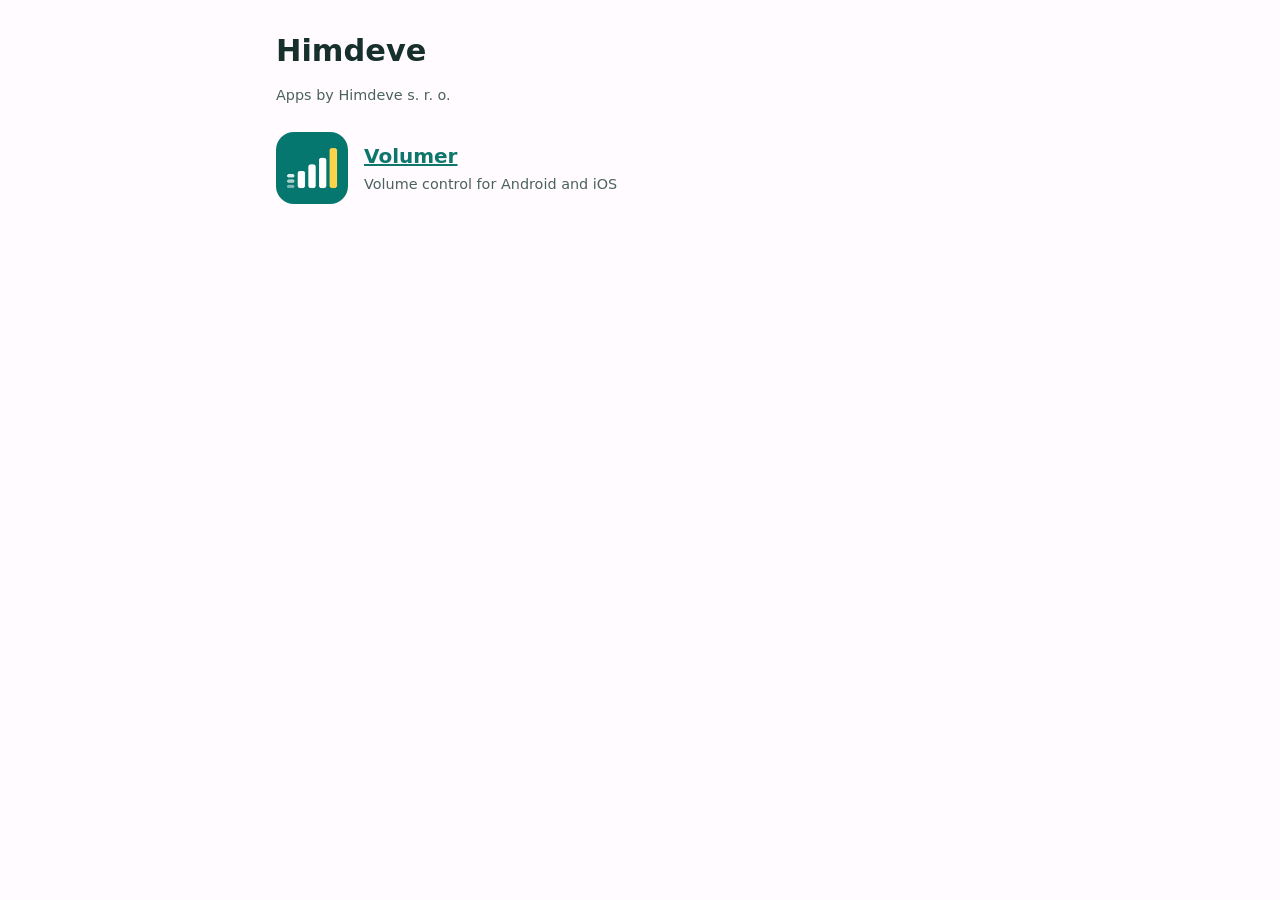
<file: index.html>
<!doctype html>
<html lang="en">
<head>
<meta charset="utf-8">
<meta name="viewport" content="width=device-width, initial-scale=1">
<title>Himdeve</title>
<link rel="stylesheet" href="style.css">
</head>
<body>
<main>
<h1>Himdeve</h1>
<p class="meta">Apps by Himdeve s. r. o.</p>
<div class="app"><img src="volumer/icon.png" alt=""><div><h2 style="margin:0"><a href="volumer/">Volumer</a></h2><p class="meta" style="margin:0">Volume control for Android and iOS</p></div></div>
</main>
</body>
</html>
</file>
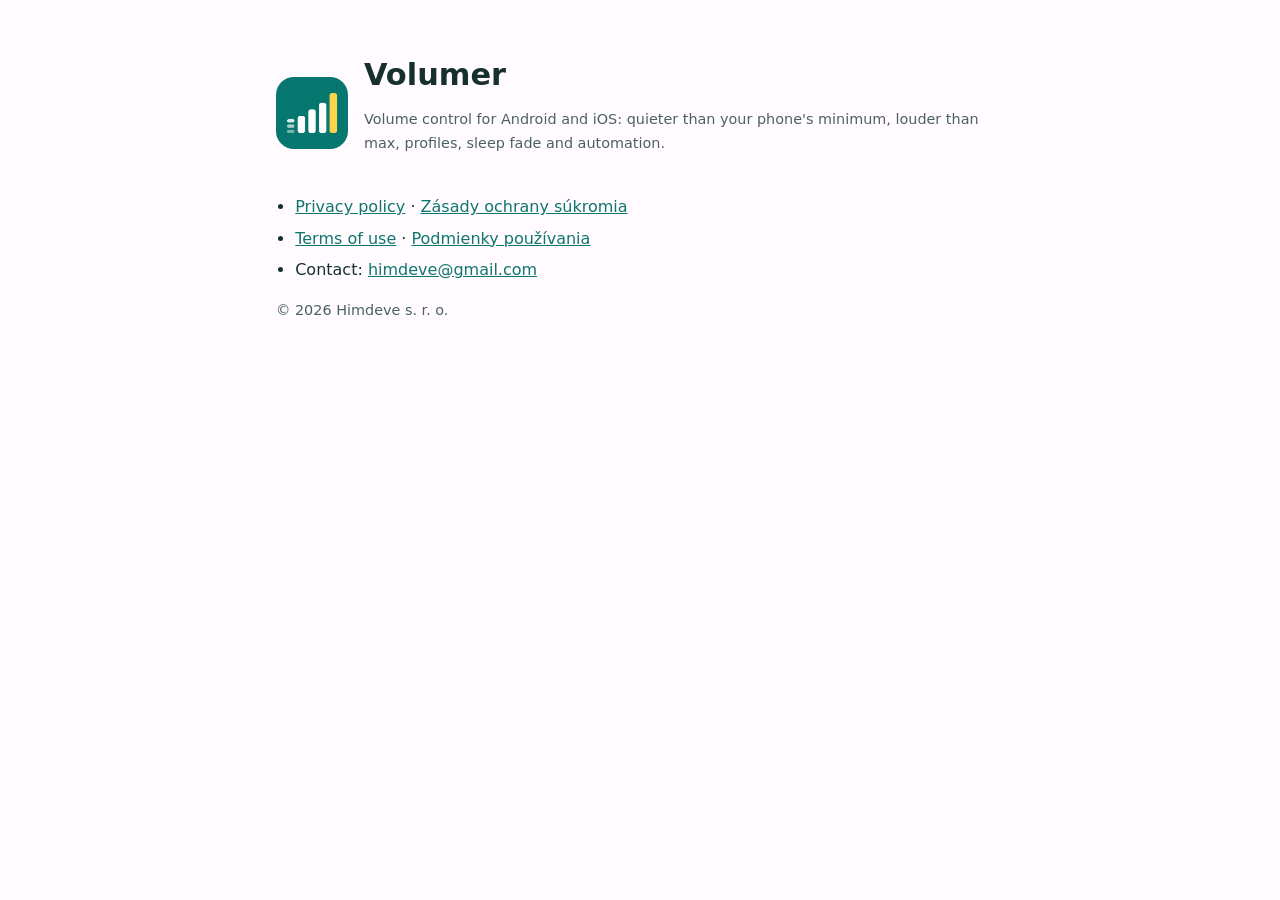
<file: volumer/index.html>
<!doctype html>
<html lang="en">
<head>
<meta charset="utf-8">
<meta name="viewport" content="width=device-width, initial-scale=1">
<title>Volumer</title>
<link rel="stylesheet" href="../style.css">
<link rel="icon" href="icon.png">
</head>
<body>
<main>
<div class="app"><img src="icon.png" alt=""><div><h1>Volumer</h1><p class="meta">Volume control for Android and iOS: quieter than your phone's minimum, louder than max, profiles, sleep fade and automation.</p></div></div>
<ul>
<li><a href="privacy/">Privacy policy</a> · <a href="privacy-sk/">Zásady ochrany súkromia</a></li>
<li><a href="terms/">Terms of use</a> · <a href="terms-sk/">Podmienky používania</a></li>
<li>Contact: <a href="mailto:himdeve@gmail.com">himdeve@gmail.com</a></li>
</ul>
<p class="meta">© 2026 Himdeve s. r. o.</p>
</main>
</body>
</html>
</file>
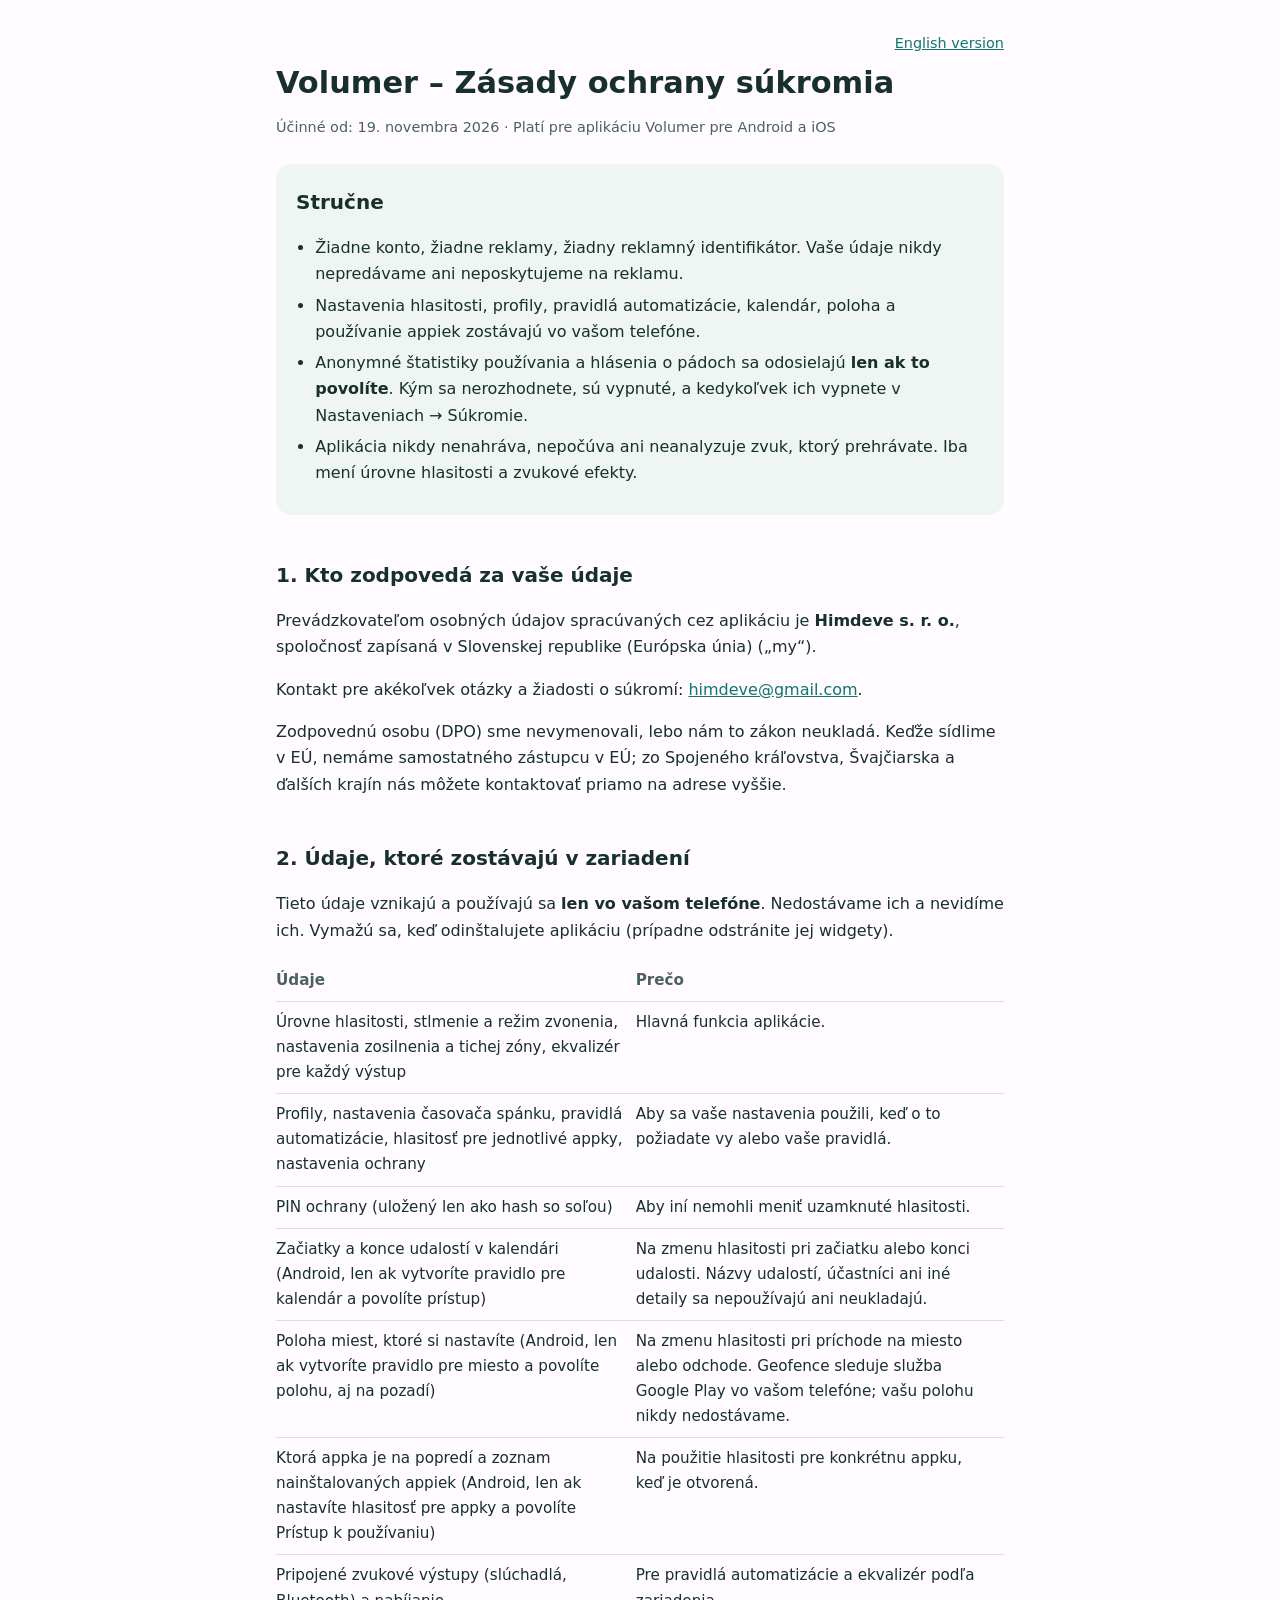
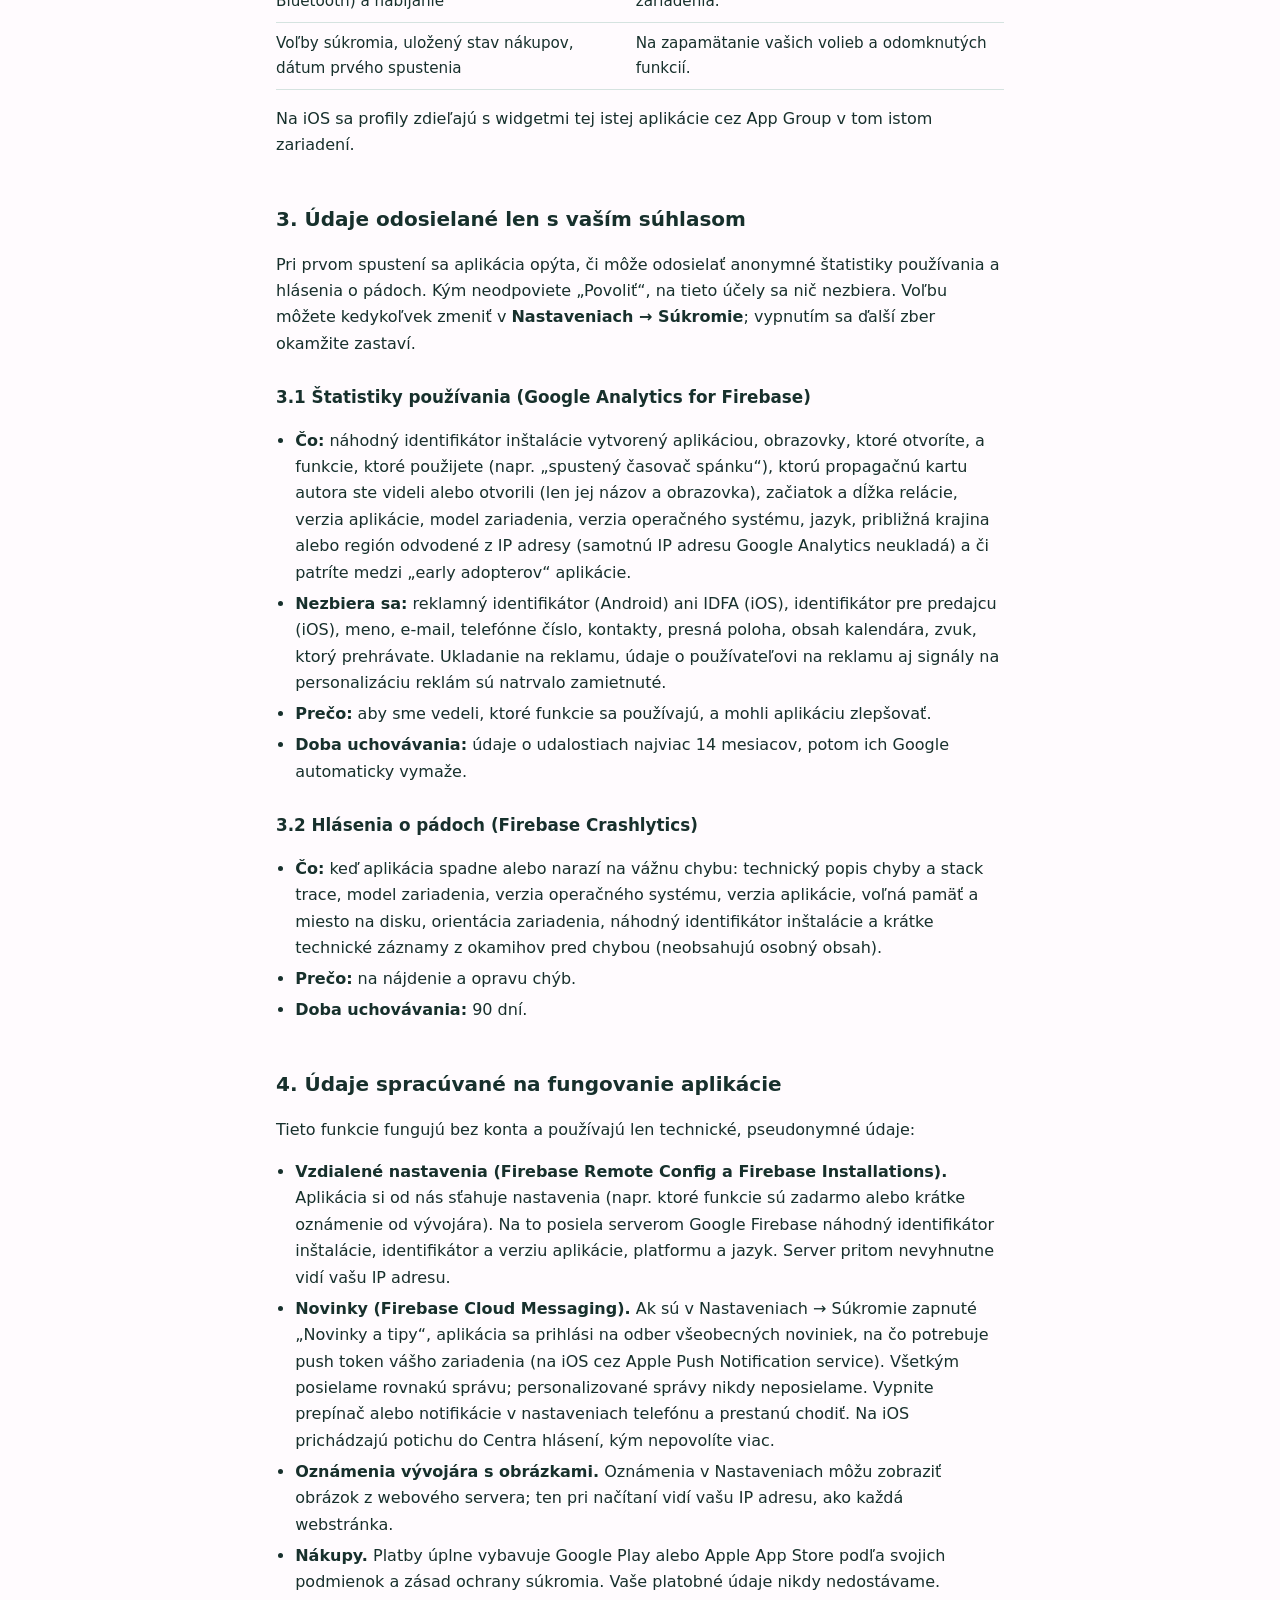
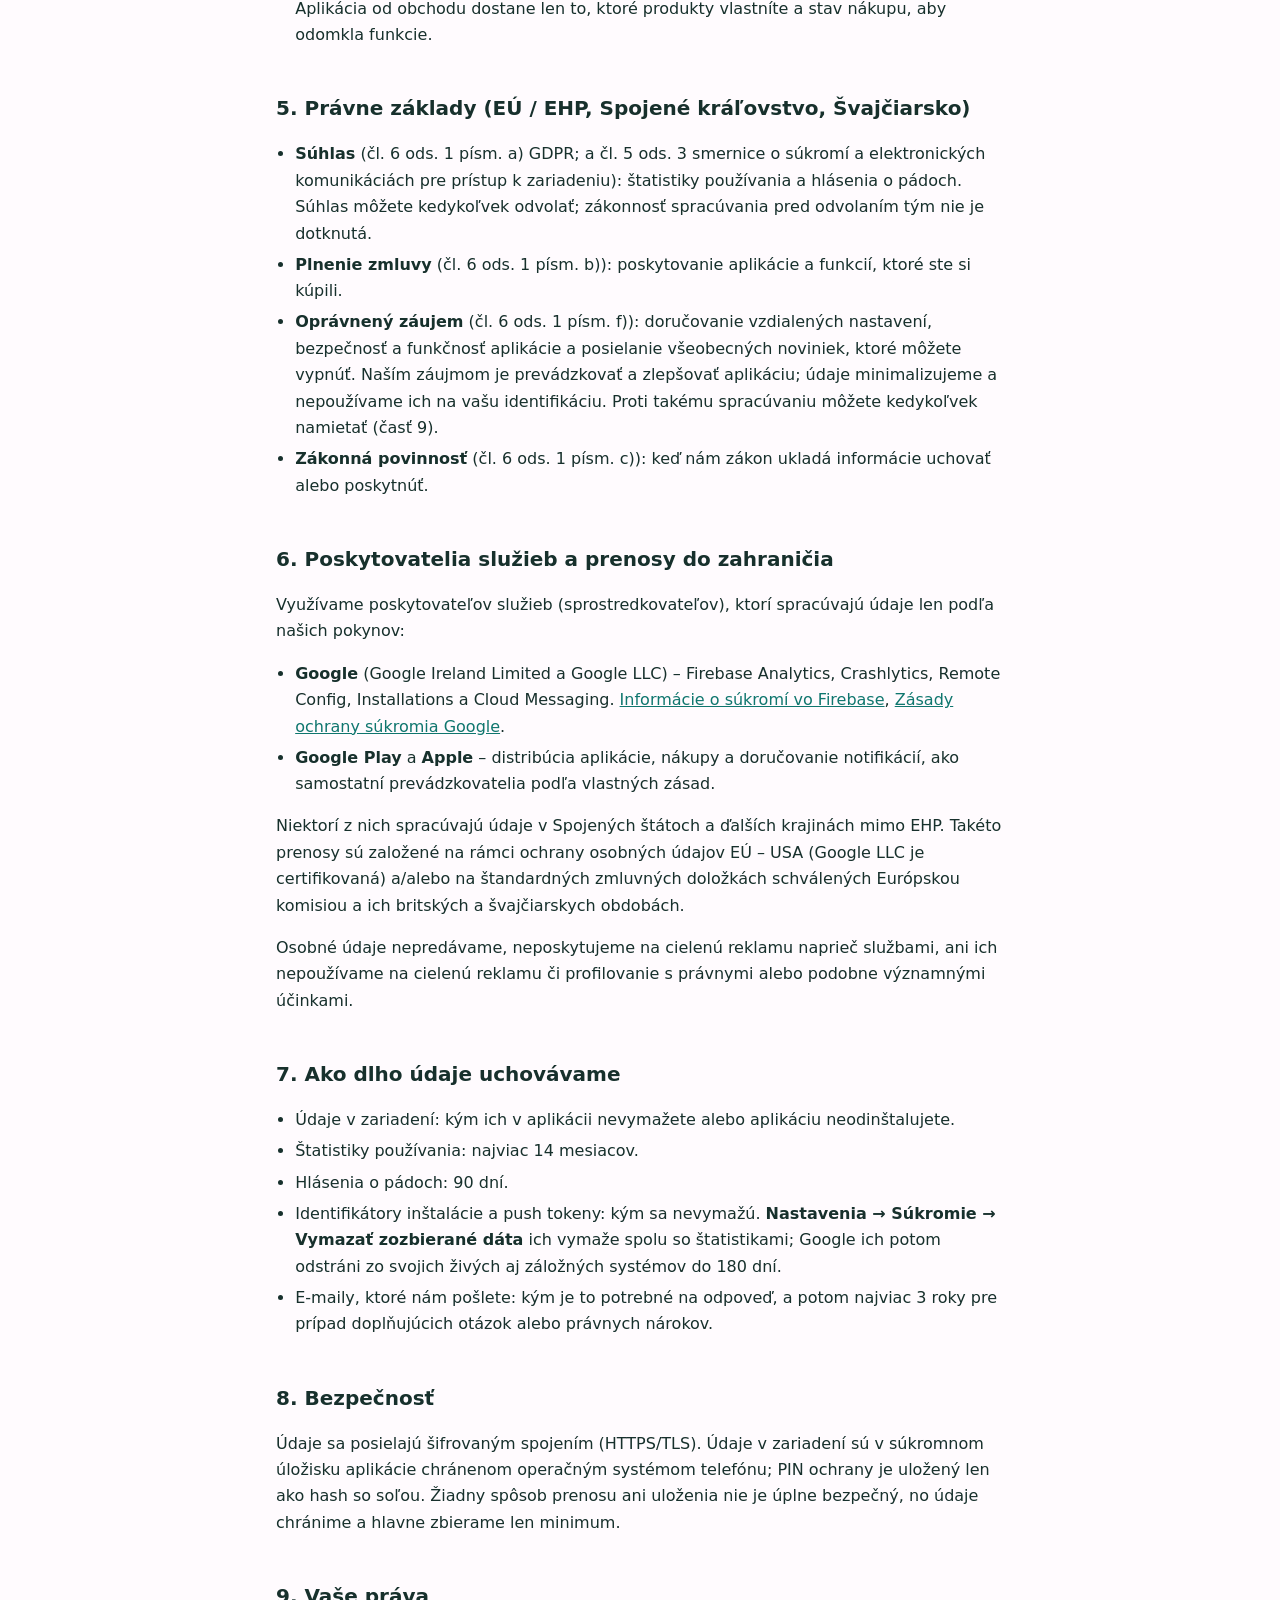
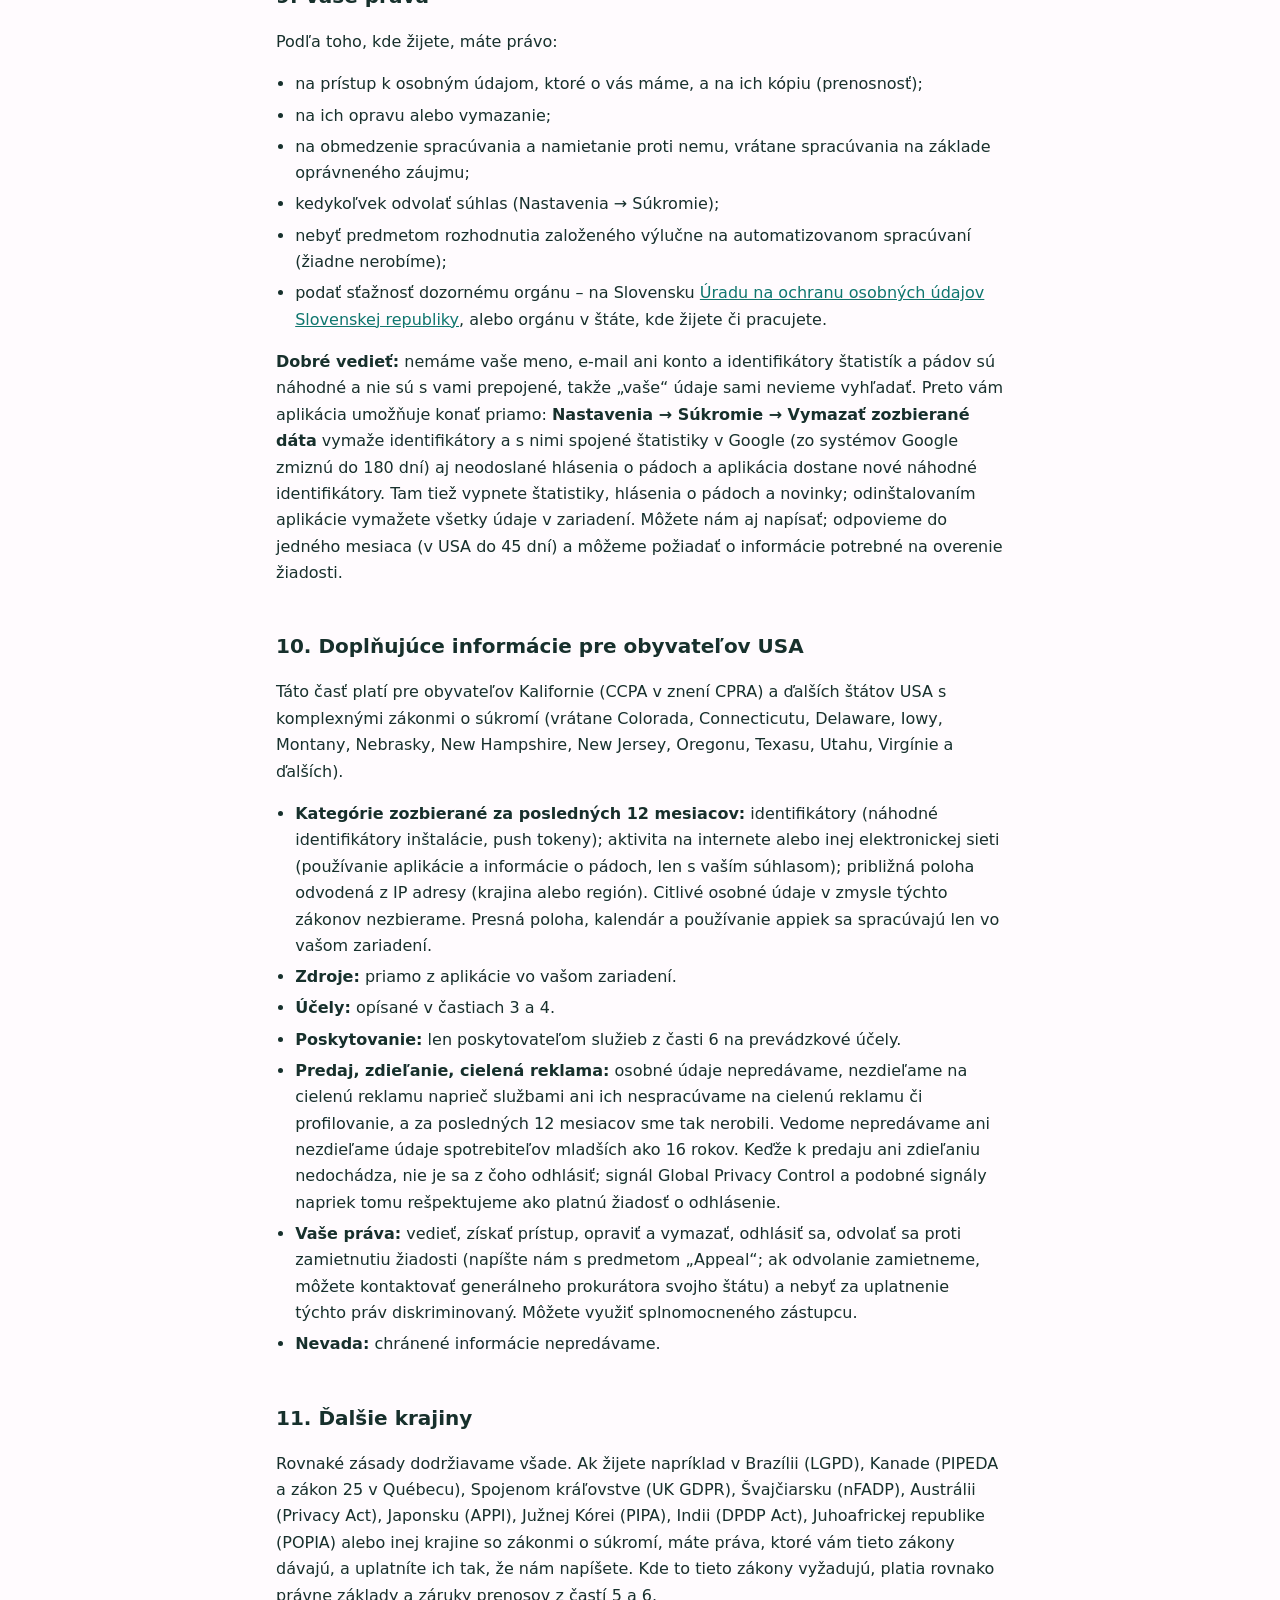
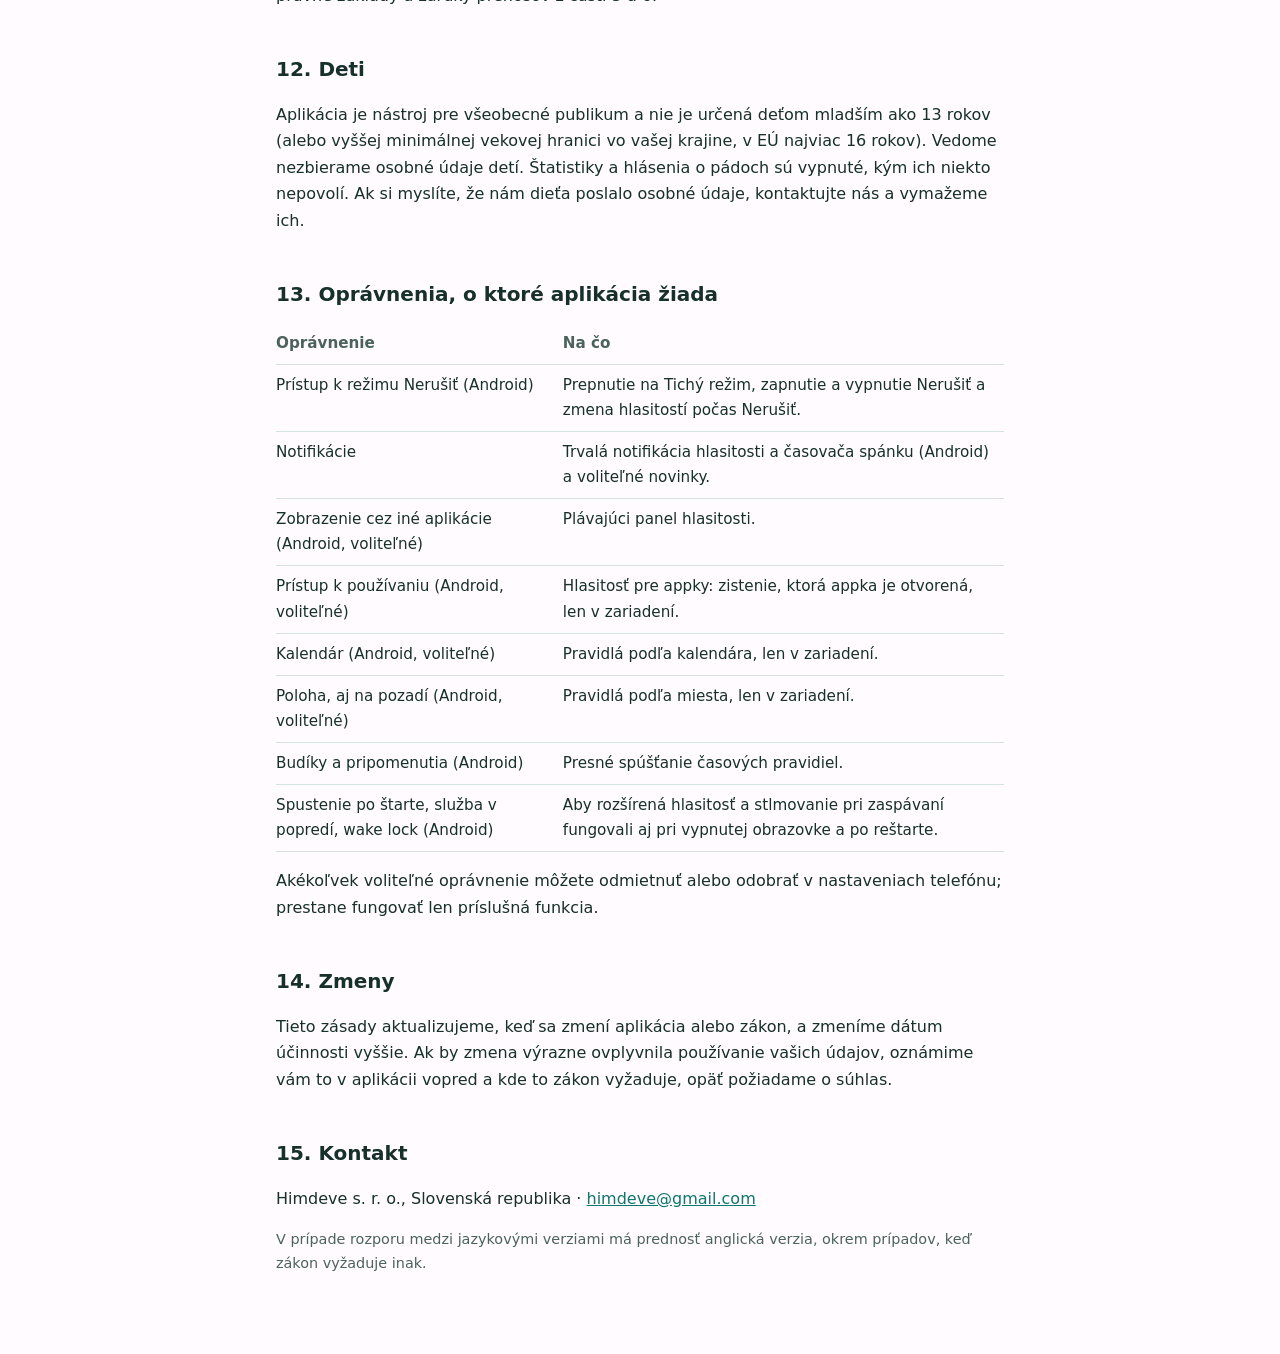
<file: volumer/privacy-sk/index.html>
<!doctype html>
<html lang="sk">
<head>
<meta charset="utf-8">
<meta name="viewport" content="width=device-width, initial-scale=1">
<title>Volumer – Zásady ochrany súkromia</title>
<link rel="alternate" hreflang="en" href="../privacy/">
<link rel="stylesheet" href="../../style.css">
<link rel="icon" href="../icon.png">
</head>
<body>
<main>
<p class="lang"><a href="../privacy/">English version</a></p>
<h1>Volumer – Zásady ochrany súkromia</h1>
<p class="meta">Účinné od: 19. novembra 2026 · Platí pre aplikáciu Volumer pre Android a iOS</p>

<section class="summary">
<h2>Stručne</h2>
<ul>
<li>Žiadne konto, žiadne reklamy, žiadny reklamný identifikátor. Vaše údaje nikdy nepredávame ani neposkytujeme na reklamu.</li>
<li>Nastavenia hlasitosti, profily, pravidlá automatizácie, kalendár, poloha a používanie appiek zostávajú vo vašom telefóne.</li>
<li>Anonymné štatistiky používania a hlásenia o pádoch sa odosielajú <strong>len ak to povolíte</strong>. Kým sa nerozhodnete, sú vypnuté, a kedykoľvek ich vypnete v Nastaveniach → Súkromie.</li>
<li>Aplikácia nikdy nenahráva, nepočúva ani neanalyzuje zvuk, ktorý prehrávate. Iba mení úrovne hlasitosti a zvukové efekty.</li>
</ul>
</section>

<h2 id="controller">1. Kto zodpovedá za vaše údaje</h2>
<p>Prevádzkovateľom osobných údajov spracúvaných cez aplikáciu je <strong>Himdeve s. r. o.</strong>, spoločnosť zapísaná v Slovenskej republike (Európska únia) („my“).</p>
<p>Kontakt pre akékoľvek otázky a žiadosti o súkromí: <a href="mailto:himdeve@gmail.com">himdeve@gmail.com</a>.</p>
<p>Zodpovednú osobu (DPO) sme nevymenovali, lebo nám to zákon neukladá. Keďže sídlime v EÚ, nemáme samostatného zástupcu v EÚ; zo Spojeného kráľovstva, Švajčiarska a ďalších krajín nás môžete kontaktovať priamo na adrese vyššie.</p>

<h2 id="device">2. Údaje, ktoré zostávajú v zariadení</h2>
<p>Tieto údaje vznikajú a používajú sa <strong>len vo vašom telefóne</strong>. Nedostávame ich a nevidíme ich. Vymažú sa, keď odinštalujete aplikáciu (prípadne odstránite jej widgety).</p>
<table>
<thead><tr><th>Údaje</th><th>Prečo</th></tr></thead>
<tbody>
<tr><td>Úrovne hlasitosti, stlmenie a režim zvonenia, nastavenia zosilnenia a tichej zóny, ekvalizér pre každý výstup</td><td>Hlavná funkcia aplikácie.</td></tr>
<tr><td>Profily, nastavenia časovača spánku, pravidlá automatizácie, hlasitosť pre jednotlivé appky, nastavenia ochrany</td><td>Aby sa vaše nastavenia použili, keď o to požiadate vy alebo vaše pravidlá.</td></tr>
<tr><td>PIN ochrany (uložený len ako hash so soľou)</td><td>Aby iní nemohli meniť uzamknuté hlasitosti.</td></tr>
<tr><td>Začiatky a konce udalostí v kalendári (Android, len ak vytvoríte pravidlo pre kalendár a povolíte prístup)</td><td>Na zmenu hlasitosti pri začiatku alebo konci udalosti. Názvy udalostí, účastníci ani iné detaily sa nepoužívajú ani neukladajú.</td></tr>
<tr><td>Poloha miest, ktoré si nastavíte (Android, len ak vytvoríte pravidlo pre miesto a povolíte polohu, aj na pozadí)</td><td>Na zmenu hlasitosti pri príchode na miesto alebo odchode. Geofence sleduje služba Google Play vo vašom telefóne; vašu polohu nikdy nedostávame.</td></tr>
<tr><td>Ktorá appka je na popredí a zoznam nainštalovaných appiek (Android, len ak nastavíte hlasitosť pre appky a povolíte Prístup k používaniu)</td><td>Na použitie hlasitosti pre konkrétnu appku, keď je otvorená.</td></tr>
<tr><td>Pripojené zvukové výstupy (slúchadlá, Bluetooth) a nabíjanie</td><td>Pre pravidlá automatizácie a ekvalizér podľa zariadenia.</td></tr>
<tr><td>Voľby súkromia, uložený stav nákupov, dátum prvého spustenia</td><td>Na zapamätanie vašich volieb a odomknutých funkcií.</td></tr>
</tbody>
</table>
<p>Na iOS sa profily zdieľajú s widgetmi tej istej aplikácie cez App Group v tom istom zariadení.</p>

<h2 id="consent">3. Údaje odosielané len s vaším súhlasom</h2>
<p>Pri prvom spustení sa aplikácia opýta, či môže odosielať anonymné štatistiky používania a hlásenia o pádoch. Kým neodpoviete „Povoliť“, na tieto účely sa nič nezbiera. Voľbu môžete kedykoľvek zmeniť v <strong>Nastaveniach → Súkromie</strong>; vypnutím sa ďalší zber okamžite zastaví.</p>

<h3>3.1 Štatistiky používania (Google Analytics for Firebase)</h3>
<ul>
<li><strong>Čo:</strong> náhodný identifikátor inštalácie vytvorený aplikáciou, obrazovky, ktoré otvoríte, a funkcie, ktoré použijete (napr. „spustený časovač spánku“), ktorú propagačnú kartu autora ste videli alebo otvorili (len jej názov a obrazovka), začiatok a dĺžka relácie, verzia aplikácie, model zariadenia, verzia operačného systému, jazyk, približná krajina alebo región odvodené z IP adresy (samotnú IP adresu Google Analytics neukladá) a či patríte medzi „early adopterov“ aplikácie.</li>
<li><strong>Nezbiera sa:</strong> reklamný identifikátor (Android) ani IDFA (iOS), identifikátor pre predajcu (iOS), meno, e-mail, telefónne číslo, kontakty, presná poloha, obsah kalendára, zvuk, ktorý prehrávate. Ukladanie na reklamu, údaje o používateľovi na reklamu aj signály na personalizáciu reklám sú natrvalo zamietnuté.</li>
<li><strong>Prečo:</strong> aby sme vedeli, ktoré funkcie sa používajú, a mohli aplikáciu zlepšovať.</li>
<li><strong>Doba uchovávania:</strong> údaje o udalostiach najviac 14 mesiacov, potom ich Google automaticky vymaže.</li>
</ul>

<h3>3.2 Hlásenia o pádoch (Firebase Crashlytics)</h3>
<ul>
<li><strong>Čo:</strong> keď aplikácia spadne alebo narazí na vážnu chybu: technický popis chyby a stack trace, model zariadenia, verzia operačného systému, verzia aplikácie, voľná pamäť a miesto na disku, orientácia zariadenia, náhodný identifikátor inštalácie a krátke technické záznamy z okamihov pred chybou (neobsahujú osobný obsah).</li>
<li><strong>Prečo:</strong> na nájdenie a opravu chýb.</li>
<li><strong>Doba uchovávania:</strong> 90 dní.</li>
</ul>

<h2 id="functional">4. Údaje spracúvané na fungovanie aplikácie</h2>
<p>Tieto funkcie fungujú bez konta a používajú len technické, pseudonymné údaje:</p>
<ul>
<li><strong>Vzdialené nastavenia (Firebase Remote Config a Firebase Installations).</strong> Aplikácia si od nás sťahuje nastavenia (napr. ktoré funkcie sú zadarmo alebo krátke oznámenie od vývojára). Na to posiela serverom Google Firebase náhodný identifikátor inštalácie, identifikátor a verziu aplikácie, platformu a jazyk. Server pritom nevyhnutne vidí vašu IP adresu.</li>
<li><strong>Novinky (Firebase Cloud Messaging).</strong> Ak sú v Nastaveniach → Súkromie zapnuté „Novinky a tipy“, aplikácia sa prihlási na odber všeobecných noviniek, na čo potrebuje push token vášho zariadenia (na iOS cez Apple Push Notification service). Všetkým posielame rovnakú správu; personalizované správy nikdy neposielame. Vypnite prepínač alebo notifikácie v nastaveniach telefónu a prestanú chodiť. Na iOS prichádzajú potichu do Centra hlásení, kým nepovolíte viac.</li>
<li><strong>Oznámenia vývojára s obrázkami.</strong> Oznámenia v Nastaveniach môžu zobraziť obrázok z webového servera; ten pri načítaní vidí vašu IP adresu, ako každá webstránka.</li>
<li><strong>Nákupy.</strong> Platby úplne vybavuje Google Play alebo Apple App Store podľa svojich podmienok a zásad ochrany súkromia. Vaše platobné údaje nikdy nedostávame. Aplikácia od obchodu dostane len to, ktoré produkty vlastníte a stav nákupu, aby odomkla funkcie.</li>
</ul>

<h2 id="legal-bases">5. Právne základy (EÚ / EHP, Spojené kráľovstvo, Švajčiarsko)</h2>
<ul>
<li><strong>Súhlas</strong> (čl. 6 ods. 1 písm. a) GDPR; a čl. 5 ods. 3 smernice o súkromí a elektronických komunikáciách pre prístup k zariadeniu): štatistiky používania a hlásenia o pádoch. Súhlas môžete kedykoľvek odvolať; zákonnosť spracúvania pred odvolaním tým nie je dotknutá.</li>
<li><strong>Plnenie zmluvy</strong> (čl. 6 ods. 1 písm. b)): poskytovanie aplikácie a funkcií, ktoré ste si kúpili.</li>
<li><strong>Oprávnený záujem</strong> (čl. 6 ods. 1 písm. f)): doručovanie vzdialených nastavení, bezpečnosť a funkčnosť aplikácie a posielanie všeobecných noviniek, ktoré môžete vypnúť. Naším záujmom je prevádzkovať a zlepšovať aplikáciu; údaje minimalizujeme a nepoužívame ich na vašu identifikáciu. Proti takému spracúvaniu môžete kedykoľvek namietať (časť 9).</li>
<li><strong>Zákonná povinnosť</strong> (čl. 6 ods. 1 písm. c)): keď nám zákon ukladá informácie uchovať alebo poskytnúť.</li>
</ul>

<h2 id="recipients">6. Poskytovatelia služieb a prenosy do zahraničia</h2>
<p>Využívame poskytovateľov služieb (sprostredkovateľov), ktorí spracúvajú údaje len podľa našich pokynov:</p>
<ul>
<li><strong>Google</strong> (Google Ireland Limited a Google LLC) – Firebase Analytics, Crashlytics, Remote Config, Installations a Cloud Messaging. <a href="https://firebase.google.com/support/privacy">Informácie o súkromí vo Firebase</a>, <a href="https://policies.google.com/privacy">Zásady ochrany súkromia Google</a>.</li>
<li><strong>Google Play</strong> a <strong>Apple</strong> – distribúcia aplikácie, nákupy a doručovanie notifikácií, ako samostatní prevádzkovatelia podľa vlastných zásad.</li>
</ul>
<p>Niektorí z nich spracúvajú údaje v Spojených štátoch a ďalších krajinách mimo EHP. Takéto prenosy sú založené na rámci ochrany osobných údajov EÚ – USA (Google LLC je certifikovaná) a/alebo na štandardných zmluvných doložkách schválených Európskou komisiou a ich britských a švajčiarskych obdobách.</p>
<p>Osobné údaje nepredávame, neposkytujeme na cielenú reklamu naprieč službami, ani ich nepoužívame na cielenú reklamu či profilovanie s právnymi alebo podobne významnými účinkami.</p>

<h2 id="retention">7. Ako dlho údaje uchovávame</h2>
<ul>
<li>Údaje v zariadení: kým ich v aplikácii nevymažete alebo aplikáciu neodinštalujete.</li>
<li>Štatistiky používania: najviac 14 mesiacov.</li>
<li>Hlásenia o pádoch: 90 dní.</li>
<li>Identifikátory inštalácie a push tokeny: kým sa nevymažú. <strong>Nastavenia → Súkromie → Vymazať zozbierané dáta</strong> ich vymaže spolu so štatistikami; Google ich potom odstráni zo svojich živých aj záložných systémov do 180 dní.</li>
<li>E-maily, ktoré nám pošlete: kým je to potrebné na odpoveď, a potom najviac 3 roky pre prípad doplňujúcich otázok alebo právnych nárokov.</li>
</ul>

<h2 id="security">8. Bezpečnosť</h2>
<p>Údaje sa posielajú šifrovaným spojením (HTTPS/TLS). Údaje v zariadení sú v súkromnom úložisku aplikácie chránenom operačným systémom telefónu; PIN ochrany je uložený len ako hash so soľou. Žiadny spôsob prenosu ani uloženia nie je úplne bezpečný, no údaje chránime a hlavne zbierame len minimum.</p>

<h2 id="rights">9. Vaše práva</h2>
<p>Podľa toho, kde žijete, máte právo:</p>
<ul>
<li>na prístup k osobným údajom, ktoré o vás máme, a na ich kópiu (prenosnosť);</li>
<li>na ich opravu alebo vymazanie;</li>
<li>na obmedzenie spracúvania a namietanie proti nemu, vrátane spracúvania na základe oprávneného záujmu;</li>
<li>kedykoľvek odvolať súhlas (Nastavenia → Súkromie);</li>
<li>nebyť predmetom rozhodnutia založeného výlučne na automatizovanom spracúvaní (žiadne nerobíme);</li>
<li>podať sťažnosť dozornému orgánu – na Slovensku <a href="https://dataprotection.gov.sk/">Úradu na ochranu osobných údajov Slovenskej republiky</a>, alebo orgánu v štáte, kde žijete či pracujete.</li>
</ul>
<p><strong>Dobré vedieť:</strong> nemáme vaše meno, e-mail ani konto a identifikátory štatistík a pádov sú náhodné a nie sú s vami prepojené, takže „vaše“ údaje sami nevieme vyhľadať. Preto vám aplikácia umožňuje konať priamo: <strong>Nastavenia → Súkromie → Vymazať zozbierané dáta</strong> vymaže identifikátory a s nimi spojené štatistiky v Google (zo systémov Google zmiznú do 180 dní) aj neodoslané hlásenia o pádoch a aplikácia dostane nové náhodné identifikátory. Tam tiež vypnete štatistiky, hlásenia o pádoch a novinky; odinštalovaním aplikácie vymažete všetky údaje v zariadení. Môžete nám aj napísať; odpovieme do jedného mesiaca (v USA do 45 dní) a môžeme požiadať o informácie potrebné na overenie žiadosti.</p>

<h2 id="us">10. Doplňujúce informácie pre obyvateľov USA</h2>
<p>Táto časť platí pre obyvateľov Kalifornie (CCPA v znení CPRA) a ďalších štátov USA s komplexnými zákonmi o súkromí (vrátane Colorada, Connecticutu, Delaware, Iowy, Montany, Nebrasky, New Hampshire, New Jersey, Oregonu, Texasu, Utahu, Virgínie a ďalších).</p>
<ul>
<li><strong>Kategórie zozbierané za posledných 12 mesiacov:</strong> identifikátory (náhodné identifikátory inštalácie, push tokeny); aktivita na internete alebo inej elektronickej sieti (používanie aplikácie a informácie o pádoch, len s vaším súhlasom); približná poloha odvodená z IP adresy (krajina alebo región). Citlivé osobné údaje v zmysle týchto zákonov nezbierame. Presná poloha, kalendár a používanie appiek sa spracúvajú len vo vašom zariadení.</li>
<li><strong>Zdroje:</strong> priamo z aplikácie vo vašom zariadení.</li>
<li><strong>Účely:</strong> opísané v častiach 3 a 4.</li>
<li><strong>Poskytovanie:</strong> len poskytovateľom služieb z časti 6 na prevádzkové účely.</li>
<li><strong>Predaj, zdieľanie, cielená reklama:</strong> osobné údaje nepredávame, nezdieľame na cielenú reklamu naprieč službami ani ich nespracúvame na cielenú reklamu či profilovanie, a za posledných 12 mesiacov sme tak nerobili. Vedome nepredávame ani nezdieľame údaje spotrebiteľov mladších ako 16 rokov. Keďže k predaju ani zdieľaniu nedochádza, nie je sa z čoho odhlásiť; signál Global Privacy Control a podobné signály napriek tomu rešpektujeme ako platnú žiadosť o odhlásenie.</li>
<li><strong>Vaše práva:</strong> vedieť, získať prístup, opraviť a vymazať, odhlásiť sa, odvolať sa proti zamietnutiu žiadosti (napíšte nám s predmetom „Appeal“; ak odvolanie zamietneme, môžete kontaktovať generálneho prokurátora svojho štátu) a nebyť za uplatnenie týchto práv diskriminovaný. Môžete využiť splnomocneného zástupcu.</li>
<li><strong>Nevada:</strong> chránené informácie nepredávame.</li>
</ul>

<h2 id="other">11. Ďalšie krajiny</h2>
<p>Rovnaké zásady dodržiavame všade. Ak žijete napríklad v Brazílii (LGPD), Kanade (PIPEDA a zákon 25 v Québecu), Spojenom kráľovstve (UK GDPR), Švajčiarsku (nFADP), Austrálii (Privacy Act), Japonsku (APPI), Južnej Kórei (PIPA), Indii (DPDP Act), Juhoafrickej republike (POPIA) alebo inej krajine so zákonmi o súkromí, máte práva, ktoré vám tieto zákony dávajú, a uplatníte ich tak, že nám napíšete. Kde to tieto zákony vyžadujú, platia rovnako právne základy a záruky prenosov z častí 5 a 6.</p>

<h2 id="children">12. Deti</h2>
<p>Aplikácia je nástroj pre všeobecné publikum a nie je určená deťom mladším ako 13 rokov (alebo vyššej minimálnej vekovej hranici vo vašej krajine, v EÚ najviac 16 rokov). Vedome nezbierame osobné údaje detí. Štatistiky a hlásenia o pádoch sú vypnuté, kým ich niekto nepovolí. Ak si myslíte, že nám dieťa poslalo osobné údaje, kontaktujte nás a vymažeme ich.</p>

<h2 id="permissions">13. Oprávnenia, o ktoré aplikácia žiada</h2>
<table>
<thead><tr><th>Oprávnenie</th><th>Na čo</th></tr></thead>
<tbody>
<tr><td>Prístup k režimu Nerušiť (Android)</td><td>Prepnutie na Tichý režim, zapnutie a vypnutie Nerušiť a zmena hlasitostí počas Nerušiť.</td></tr>
<tr><td>Notifikácie</td><td>Trvalá notifikácia hlasitosti a časovača spánku (Android) a voliteľné novinky.</td></tr>
<tr><td>Zobrazenie cez iné aplikácie (Android, voliteľné)</td><td>Plávajúci panel hlasitosti.</td></tr>
<tr><td>Prístup k používaniu (Android, voliteľné)</td><td>Hlasitosť pre appky: zistenie, ktorá appka je otvorená, len v zariadení.</td></tr>
<tr><td>Kalendár (Android, voliteľné)</td><td>Pravidlá podľa kalendára, len v zariadení.</td></tr>
<tr><td>Poloha, aj na pozadí (Android, voliteľné)</td><td>Pravidlá podľa miesta, len v zariadení.</td></tr>
<tr><td>Budíky a pripomenutia (Android)</td><td>Presné spúšťanie časových pravidiel.</td></tr>
<tr><td>Spustenie po štarte, služba v popredí, wake lock (Android)</td><td>Aby rozšírená hlasitosť a stlmovanie pri zaspávaní fungovali aj pri vypnutej obrazovke a po reštarte.</td></tr>
</tbody>
</table>
<p>Akékoľvek voliteľné oprávnenie môžete odmietnuť alebo odobrať v nastaveniach telefónu; prestane fungovať len príslušná funkcia.</p>

<h2 id="changes">14. Zmeny</h2>
<p>Tieto zásady aktualizujeme, keď sa zmení aplikácia alebo zákon, a zmeníme dátum účinnosti vyššie. Ak by zmena výrazne ovplyvnila používanie vašich údajov, oznámime vám to v aplikácii vopred a kde to zákon vyžaduje, opäť požiadame o súhlas.</p>

<h2 id="contact">15. Kontakt</h2>
<p>Himdeve s. r. o., Slovenská republika · <a href="mailto:himdeve@gmail.com">himdeve@gmail.com</a></p>
<p class="meta">V prípade rozporu medzi jazykovými verziami má prednosť anglická verzia, okrem prípadov, keď zákon vyžaduje inak.</p>
</main>
</body>
</html>
</file>
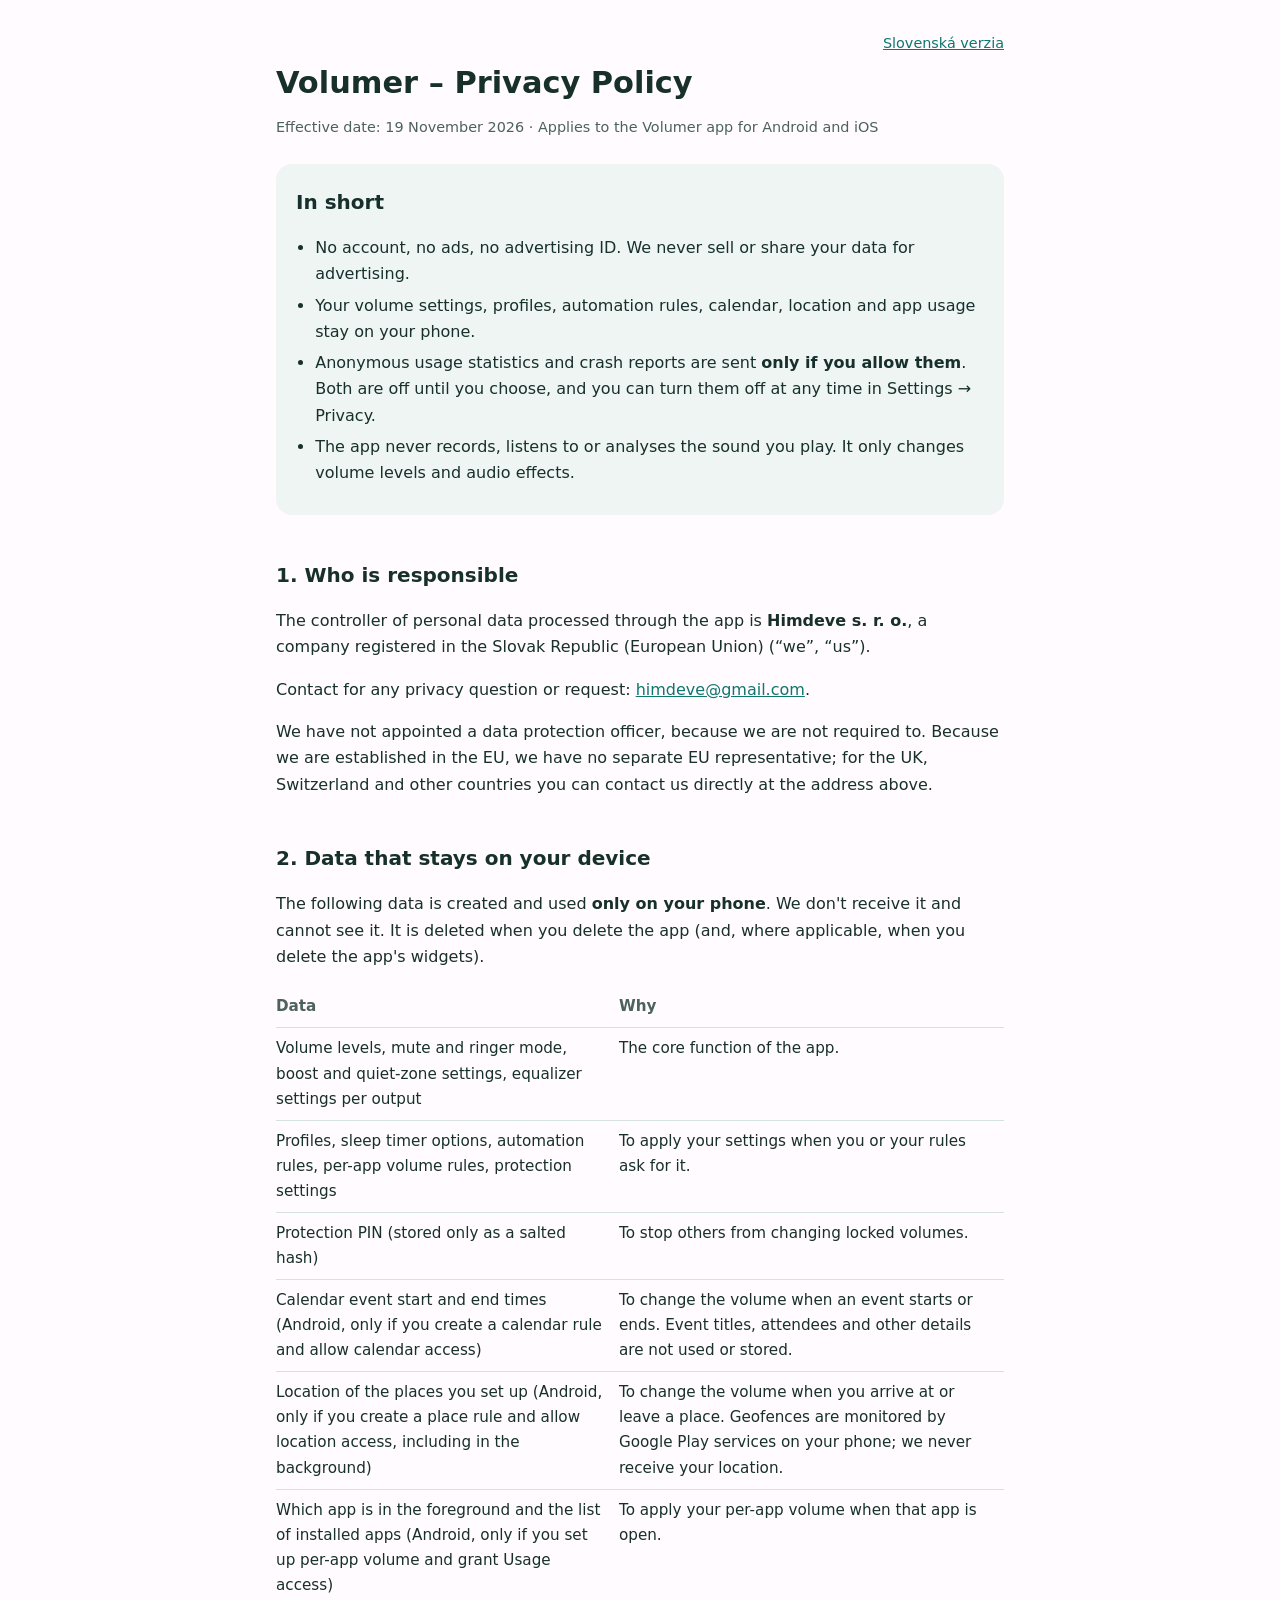
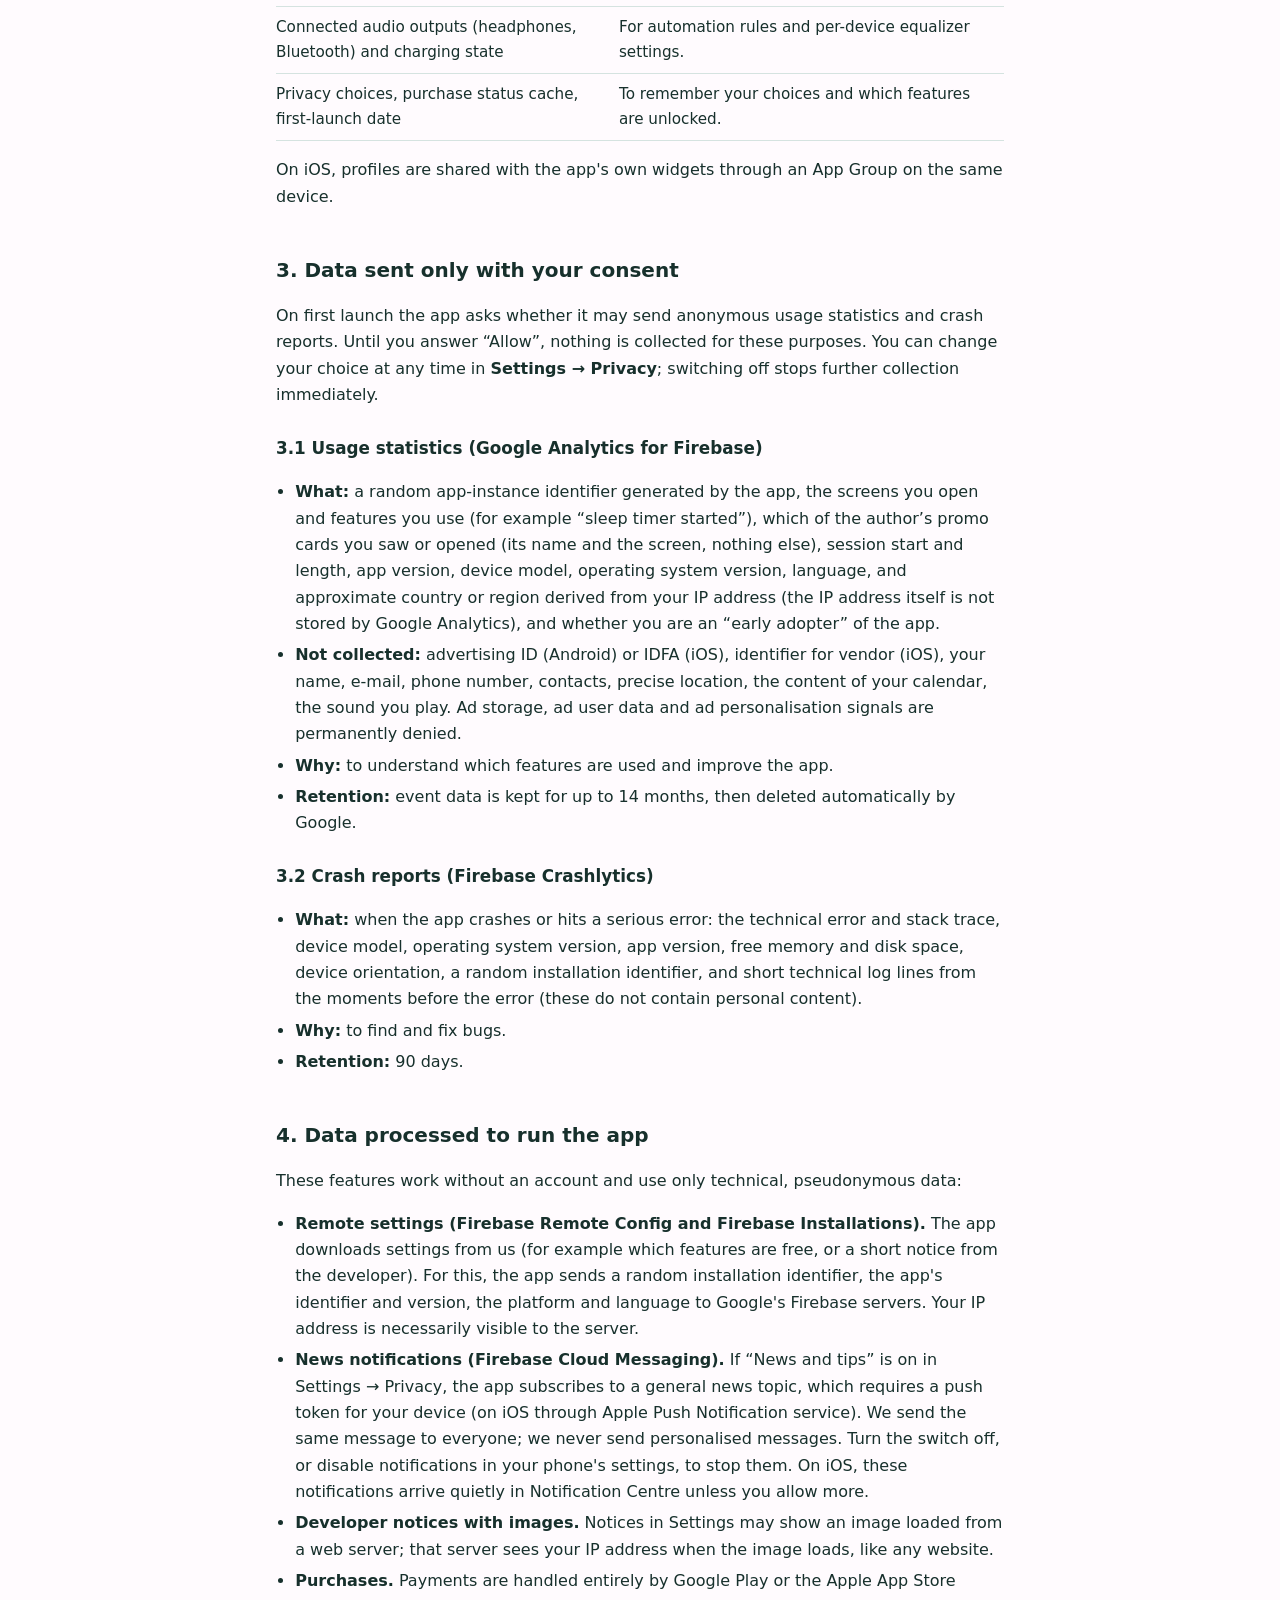
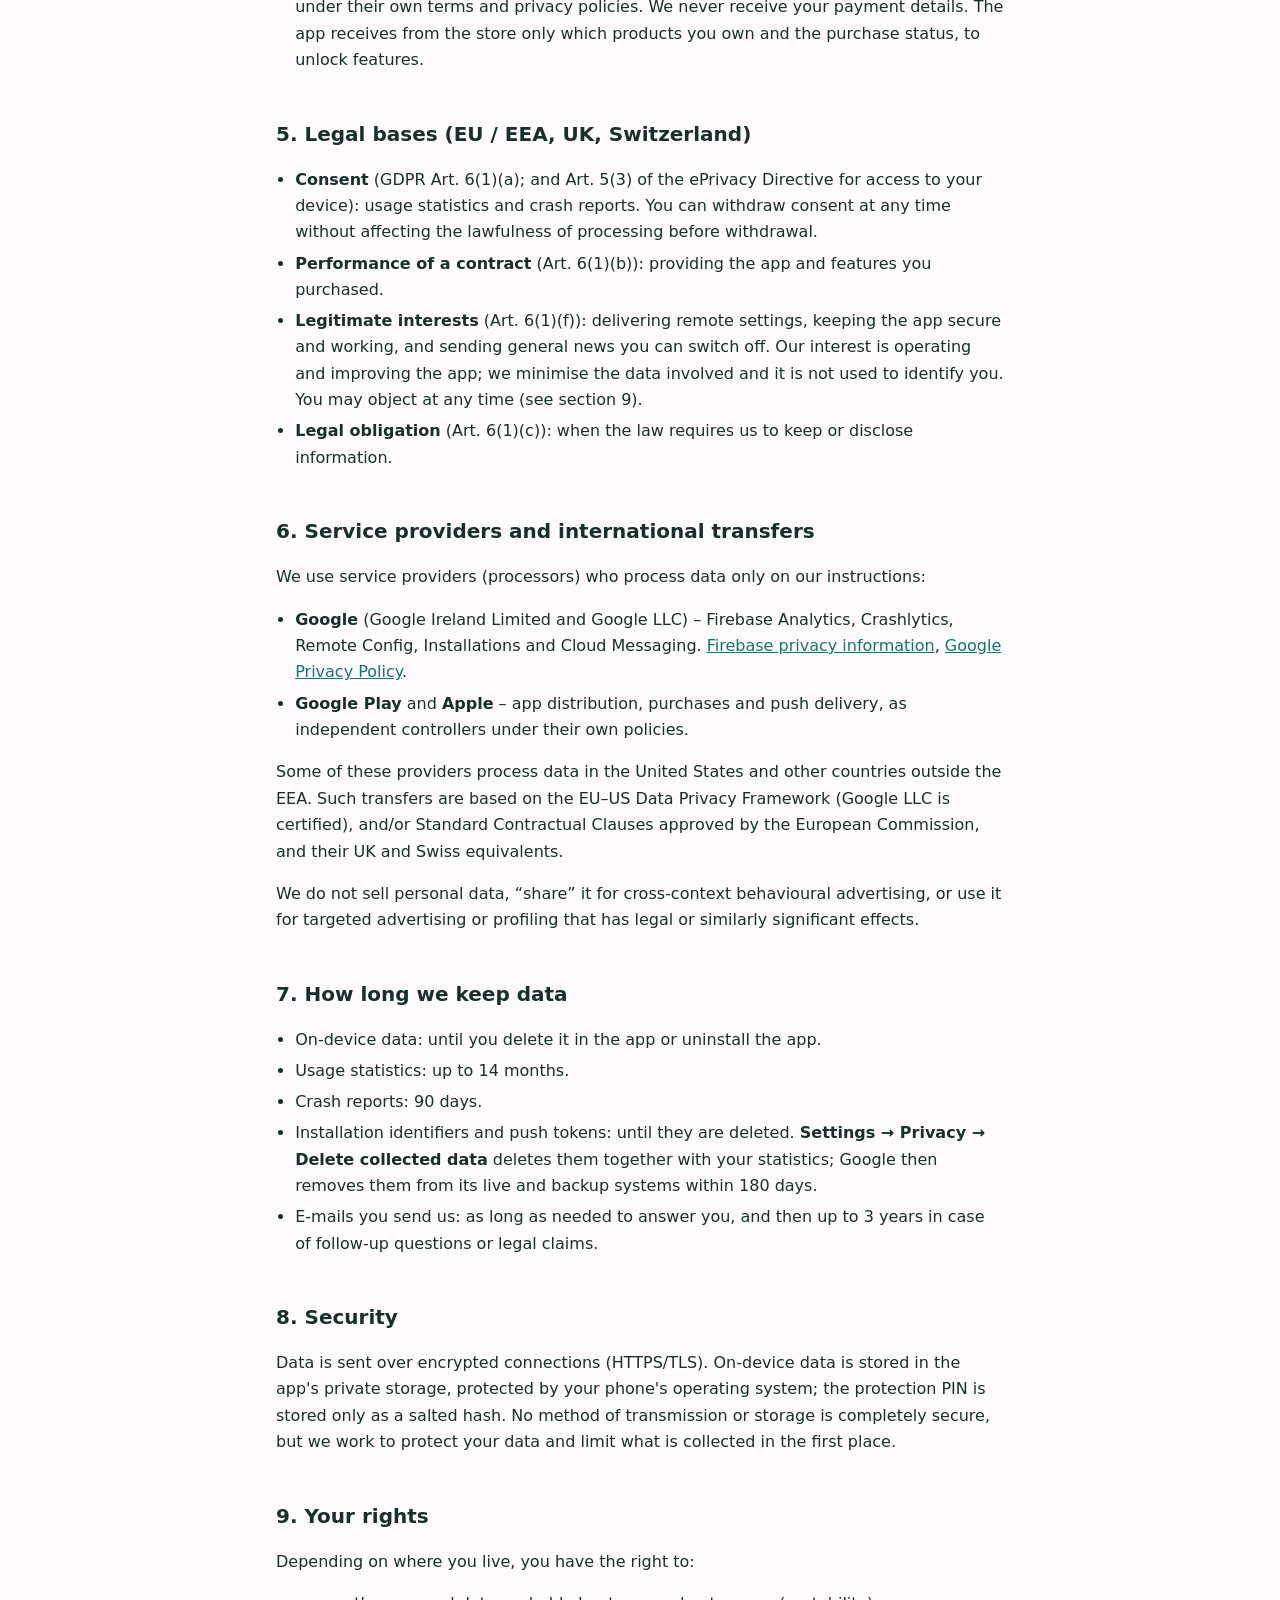
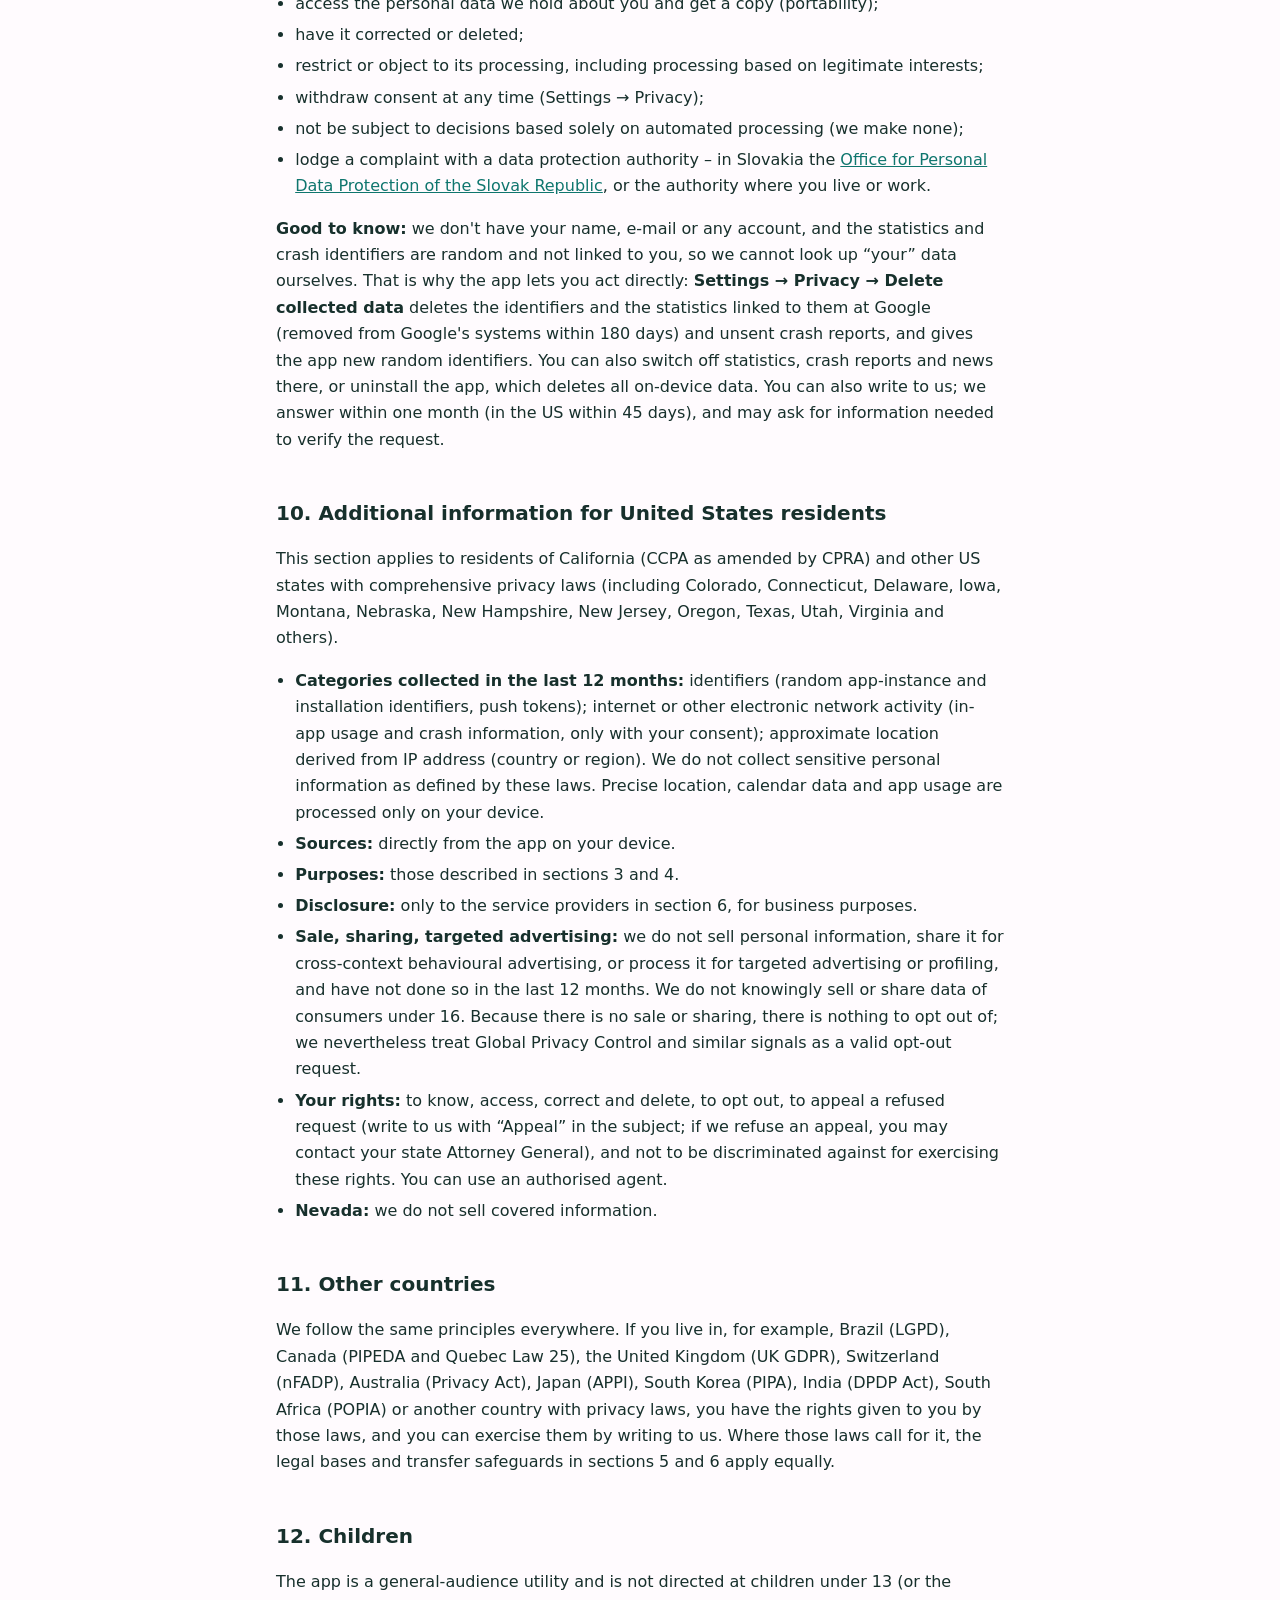
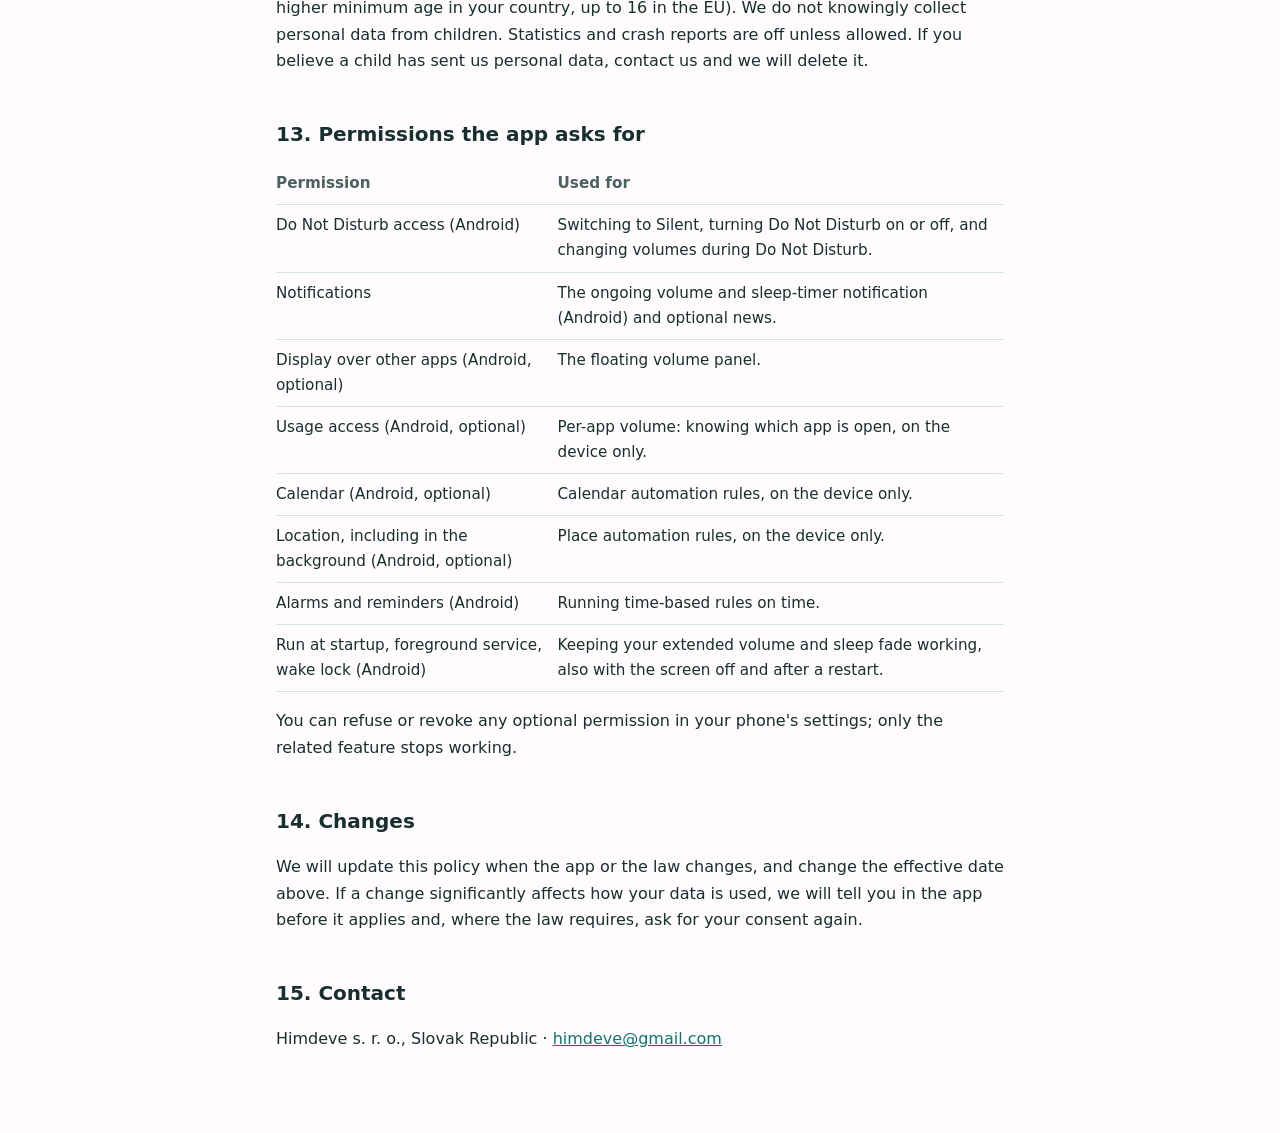
<file: volumer/privacy/index.html>
<!doctype html>
<html lang="en">
<head>
<meta charset="utf-8">
<meta name="viewport" content="width=device-width, initial-scale=1">
<title>Volumer – Privacy Policy</title>
<link rel="alternate" hreflang="sk" href="../privacy-sk/">
<link rel="stylesheet" href="../../style.css">
<link rel="icon" href="../icon.png">
</head>
<body>
<main>
<p class="lang"><a href="../privacy-sk/">Slovenská verzia</a></p>
<h1>Volumer – Privacy Policy</h1>
<p class="meta">Effective date: 19 November 2026 · Applies to the Volumer app for Android and iOS</p>

<section class="summary">
<h2>In short</h2>
<ul>
<li>No account, no ads, no advertising ID. We never sell or share your data for advertising.</li>
<li>Your volume settings, profiles, automation rules, calendar, location and app usage stay on your phone.</li>
<li>Anonymous usage statistics and crash reports are sent <strong>only if you allow them</strong>. Both are off until you choose, and you can turn them off at any time in Settings → Privacy.</li>
<li>The app never records, listens to or analyses the sound you play. It only changes volume levels and audio effects.</li>
</ul>
</section>

<h2 id="controller">1. Who is responsible</h2>
<p>The controller of personal data processed through the app is <strong>Himdeve s. r. o.</strong>, a company registered in the Slovak Republic (European Union) (“we”, “us”).</p>
<p>Contact for any privacy question or request: <a href="mailto:himdeve@gmail.com">himdeve@gmail.com</a>.</p>
<p>We have not appointed a data protection officer, because we are not required to. Because we are established in the EU, we have no separate EU representative; for the UK, Switzerland and other countries you can contact us directly at the address above.</p>

<h2 id="device">2. Data that stays on your device</h2>
<p>The following data is created and used <strong>only on your phone</strong>. We don't receive it and cannot see it. It is deleted when you delete the app (and, where applicable, when you delete the app's widgets).</p>
<table>
<thead><tr><th>Data</th><th>Why</th></tr></thead>
<tbody>
<tr><td>Volume levels, mute and ringer mode, boost and quiet-zone settings, equalizer settings per output</td><td>The core function of the app.</td></tr>
<tr><td>Profiles, sleep timer options, automation rules, per-app volume rules, protection settings</td><td>To apply your settings when you or your rules ask for it.</td></tr>
<tr><td>Protection PIN (stored only as a salted hash)</td><td>To stop others from changing locked volumes.</td></tr>
<tr><td>Calendar event start and end times (Android, only if you create a calendar rule and allow calendar access)</td><td>To change the volume when an event starts or ends. Event titles, attendees and other details are not used or stored.</td></tr>
<tr><td>Location of the places you set up (Android, only if you create a place rule and allow location access, including in the background)</td><td>To change the volume when you arrive at or leave a place. Geofences are monitored by Google Play services on your phone; we never receive your location.</td></tr>
<tr><td>Which app is in the foreground and the list of installed apps (Android, only if you set up per-app volume and grant Usage access)</td><td>To apply your per-app volume when that app is open.</td></tr>
<tr><td>Connected audio outputs (headphones, Bluetooth) and charging state</td><td>For automation rules and per-device equalizer settings.</td></tr>
<tr><td>Privacy choices, purchase status cache, first-launch date</td><td>To remember your choices and which features are unlocked.</td></tr>
</tbody>
</table>
<p>On iOS, profiles are shared with the app's own widgets through an App Group on the same device.</p>

<h2 id="consent">3. Data sent only with your consent</h2>
<p>On first launch the app asks whether it may send anonymous usage statistics and crash reports. Until you answer “Allow”, nothing is collected for these purposes. You can change your choice at any time in <strong>Settings → Privacy</strong>; switching off stops further collection immediately.</p>

<h3>3.1 Usage statistics (Google Analytics for Firebase)</h3>
<ul>
<li><strong>What:</strong> a random app-instance identifier generated by the app, the screens you open and features you use (for example “sleep timer started”), which of the author’s promo cards you saw or opened (its name and the screen, nothing else), session start and length, app version, device model, operating system version, language, and approximate country or region derived from your IP address (the IP address itself is not stored by Google Analytics), and whether you are an “early adopter” of the app.</li>
<li><strong>Not collected:</strong> advertising ID (Android) or IDFA (iOS), identifier for vendor (iOS), your name, e-mail, phone number, contacts, precise location, the content of your calendar, the sound you play. Ad storage, ad user data and ad personalisation signals are permanently denied.</li>
<li><strong>Why:</strong> to understand which features are used and improve the app.</li>
<li><strong>Retention:</strong> event data is kept for up to 14 months, then deleted automatically by Google.</li>
</ul>

<h3>3.2 Crash reports (Firebase Crashlytics)</h3>
<ul>
<li><strong>What:</strong> when the app crashes or hits a serious error: the technical error and stack trace, device model, operating system version, app version, free memory and disk space, device orientation, a random installation identifier, and short technical log lines from the moments before the error (these do not contain personal content).</li>
<li><strong>Why:</strong> to find and fix bugs.</li>
<li><strong>Retention:</strong> 90 days.</li>
</ul>

<h2 id="functional">4. Data processed to run the app</h2>
<p>These features work without an account and use only technical, pseudonymous data:</p>
<ul>
<li><strong>Remote settings (Firebase Remote Config and Firebase Installations).</strong> The app downloads settings from us (for example which features are free, or a short notice from the developer). For this, the app sends a random installation identifier, the app's identifier and version, the platform and language to Google's Firebase servers. Your IP address is necessarily visible to the server.</li>
<li><strong>News notifications (Firebase Cloud Messaging).</strong> If “News and tips” is on in Settings → Privacy, the app subscribes to a general news topic, which requires a push token for your device (on iOS through Apple Push Notification service). We send the same message to everyone; we never send personalised messages. Turn the switch off, or disable notifications in your phone's settings, to stop them. On iOS, these notifications arrive quietly in Notification Centre unless you allow more.</li>
<li><strong>Developer notices with images.</strong> Notices in Settings may show an image loaded from a web server; that server sees your IP address when the image loads, like any website.</li>
<li><strong>Purchases.</strong> Payments are handled entirely by Google Play or the Apple App Store under their own terms and privacy policies. We never receive your payment details. The app receives from the store only which products you own and the purchase status, to unlock features.</li>
</ul>

<h2 id="legal-bases">5. Legal bases (EU / EEA, UK, Switzerland)</h2>
<ul>
<li><strong>Consent</strong> (GDPR Art. 6(1)(a); and Art. 5(3) of the ePrivacy Directive for access to your device): usage statistics and crash reports. You can withdraw consent at any time without affecting the lawfulness of processing before withdrawal.</li>
<li><strong>Performance of a contract</strong> (Art. 6(1)(b)): providing the app and features you purchased.</li>
<li><strong>Legitimate interests</strong> (Art. 6(1)(f)): delivering remote settings, keeping the app secure and working, and sending general news you can switch off. Our interest is operating and improving the app; we minimise the data involved and it is not used to identify you. You may object at any time (see section 9).</li>
<li><strong>Legal obligation</strong> (Art. 6(1)(c)): when the law requires us to keep or disclose information.</li>
</ul>

<h2 id="recipients">6. Service providers and international transfers</h2>
<p>We use service providers (processors) who process data only on our instructions:</p>
<ul>
<li><strong>Google</strong> (Google Ireland Limited and Google LLC) – Firebase Analytics, Crashlytics, Remote Config, Installations and Cloud Messaging. <a href="https://firebase.google.com/support/privacy">Firebase privacy information</a>, <a href="https://policies.google.com/privacy">Google Privacy Policy</a>.</li>
<li><strong>Google Play</strong> and <strong>Apple</strong> – app distribution, purchases and push delivery, as independent controllers under their own policies.</li>
</ul>
<p>Some of these providers process data in the United States and other countries outside the EEA. Such transfers are based on the EU–US Data Privacy Framework (Google LLC is certified), and/or Standard Contractual Clauses approved by the European Commission, and their UK and Swiss equivalents.</p>
<p>We do not sell personal data, “share” it for cross-context behavioural advertising, or use it for targeted advertising or profiling that has legal or similarly significant effects.</p>

<h2 id="retention">7. How long we keep data</h2>
<ul>
<li>On-device data: until you delete it in the app or uninstall the app.</li>
<li>Usage statistics: up to 14 months.</li>
<li>Crash reports: 90 days.</li>
<li>Installation identifiers and push tokens: until they are deleted. <strong>Settings → Privacy → Delete collected data</strong> deletes them together with your statistics; Google then removes them from its live and backup systems within 180 days.</li>
<li>E-mails you send us: as long as needed to answer you, and then up to 3 years in case of follow-up questions or legal claims.</li>
</ul>

<h2 id="security">8. Security</h2>
<p>Data is sent over encrypted connections (HTTPS/TLS). On-device data is stored in the app's private storage, protected by your phone's operating system; the protection PIN is stored only as a salted hash. No method of transmission or storage is completely secure, but we work to protect your data and limit what is collected in the first place.</p>

<h2 id="rights">9. Your rights</h2>
<p>Depending on where you live, you have the right to:</p>
<ul>
<li>access the personal data we hold about you and get a copy (portability);</li>
<li>have it corrected or deleted;</li>
<li>restrict or object to its processing, including processing based on legitimate interests;</li>
<li>withdraw consent at any time (Settings → Privacy);</li>
<li>not be subject to decisions based solely on automated processing (we make none);</li>
<li>lodge a complaint with a data protection authority – in Slovakia the <a href="https://dataprotection.gov.sk/">Office for Personal Data Protection of the Slovak Republic</a>, or the authority where you live or work.</li>
</ul>
<p><strong>Good to know:</strong> we don't have your name, e-mail or any account, and the statistics and crash identifiers are random and not linked to you, so we cannot look up “your” data ourselves. That is why the app lets you act directly: <strong>Settings → Privacy → Delete collected data</strong> deletes the identifiers and the statistics linked to them at Google (removed from Google's systems within 180 days) and unsent crash reports, and gives the app new random identifiers. You can also switch off statistics, crash reports and news there, or uninstall the app, which deletes all on-device data. You can also write to us; we answer within one month (in the US within 45 days), and may ask for information needed to verify the request.</p>

<h2 id="us">10. Additional information for United States residents</h2>
<p>This section applies to residents of California (CCPA as amended by CPRA) and other US states with comprehensive privacy laws (including Colorado, Connecticut, Delaware, Iowa, Montana, Nebraska, New Hampshire, New Jersey, Oregon, Texas, Utah, Virginia and others).</p>
<ul>
<li><strong>Categories collected in the last 12 months:</strong> identifiers (random app-instance and installation identifiers, push tokens); internet or other electronic network activity (in-app usage and crash information, only with your consent); approximate location derived from IP address (country or region). We do not collect sensitive personal information as defined by these laws. Precise location, calendar data and app usage are processed only on your device.</li>
<li><strong>Sources:</strong> directly from the app on your device.</li>
<li><strong>Purposes:</strong> those described in sections 3 and 4.</li>
<li><strong>Disclosure:</strong> only to the service providers in section 6, for business purposes.</li>
<li><strong>Sale, sharing, targeted advertising:</strong> we do not sell personal information, share it for cross-context behavioural advertising, or process it for targeted advertising or profiling, and have not done so in the last 12 months. We do not knowingly sell or share data of consumers under 16. Because there is no sale or sharing, there is nothing to opt out of; we nevertheless treat Global Privacy Control and similar signals as a valid opt-out request.</li>
<li><strong>Your rights:</strong> to know, access, correct and delete, to opt out, to appeal a refused request (write to us with “Appeal” in the subject; if we refuse an appeal, you may contact your state Attorney General), and not to be discriminated against for exercising these rights. You can use an authorised agent.</li>
<li><strong>Nevada:</strong> we do not sell covered information.</li>
</ul>

<h2 id="other">11. Other countries</h2>
<p>We follow the same principles everywhere. If you live in, for example, Brazil (LGPD), Canada (PIPEDA and Quebec Law 25), the United Kingdom (UK GDPR), Switzerland (nFADP), Australia (Privacy Act), Japan (APPI), South Korea (PIPA), India (DPDP Act), South Africa (POPIA) or another country with privacy laws, you have the rights given to you by those laws, and you can exercise them by writing to us. Where those laws call for it, the legal bases and transfer safeguards in sections 5 and 6 apply equally.</p>

<h2 id="children">12. Children</h2>
<p>The app is a general-audience utility and is not directed at children under 13 (or the higher minimum age in your country, up to 16 in the EU). We do not knowingly collect personal data from children. Statistics and crash reports are off unless allowed. If you believe a child has sent us personal data, contact us and we will delete it.</p>

<h2 id="permissions">13. Permissions the app asks for</h2>
<table>
<thead><tr><th>Permission</th><th>Used for</th></tr></thead>
<tbody>
<tr><td>Do Not Disturb access (Android)</td><td>Switching to Silent, turning Do Not Disturb on or off, and changing volumes during Do Not Disturb.</td></tr>
<tr><td>Notifications</td><td>The ongoing volume and sleep-timer notification (Android) and optional news.</td></tr>
<tr><td>Display over other apps (Android, optional)</td><td>The floating volume panel.</td></tr>
<tr><td>Usage access (Android, optional)</td><td>Per-app volume: knowing which app is open, on the device only.</td></tr>
<tr><td>Calendar (Android, optional)</td><td>Calendar automation rules, on the device only.</td></tr>
<tr><td>Location, including in the background (Android, optional)</td><td>Place automation rules, on the device only.</td></tr>
<tr><td>Alarms and reminders (Android)</td><td>Running time-based rules on time.</td></tr>
<tr><td>Run at startup, foreground service, wake lock (Android)</td><td>Keeping your extended volume and sleep fade working, also with the screen off and after a restart.</td></tr>
</tbody>
</table>
<p>You can refuse or revoke any optional permission in your phone's settings; only the related feature stops working.</p>

<h2 id="changes">14. Changes</h2>
<p>We will update this policy when the app or the law changes, and change the effective date above. If a change significantly affects how your data is used, we will tell you in the app before it applies and, where the law requires, ask for your consent again.</p>

<h2 id="contact">15. Contact</h2>
<p>Himdeve s. r. o., Slovak Republic · <a href="mailto:himdeve@gmail.com">himdeve@gmail.com</a></p>
</main>
</body>
</html>
</file>
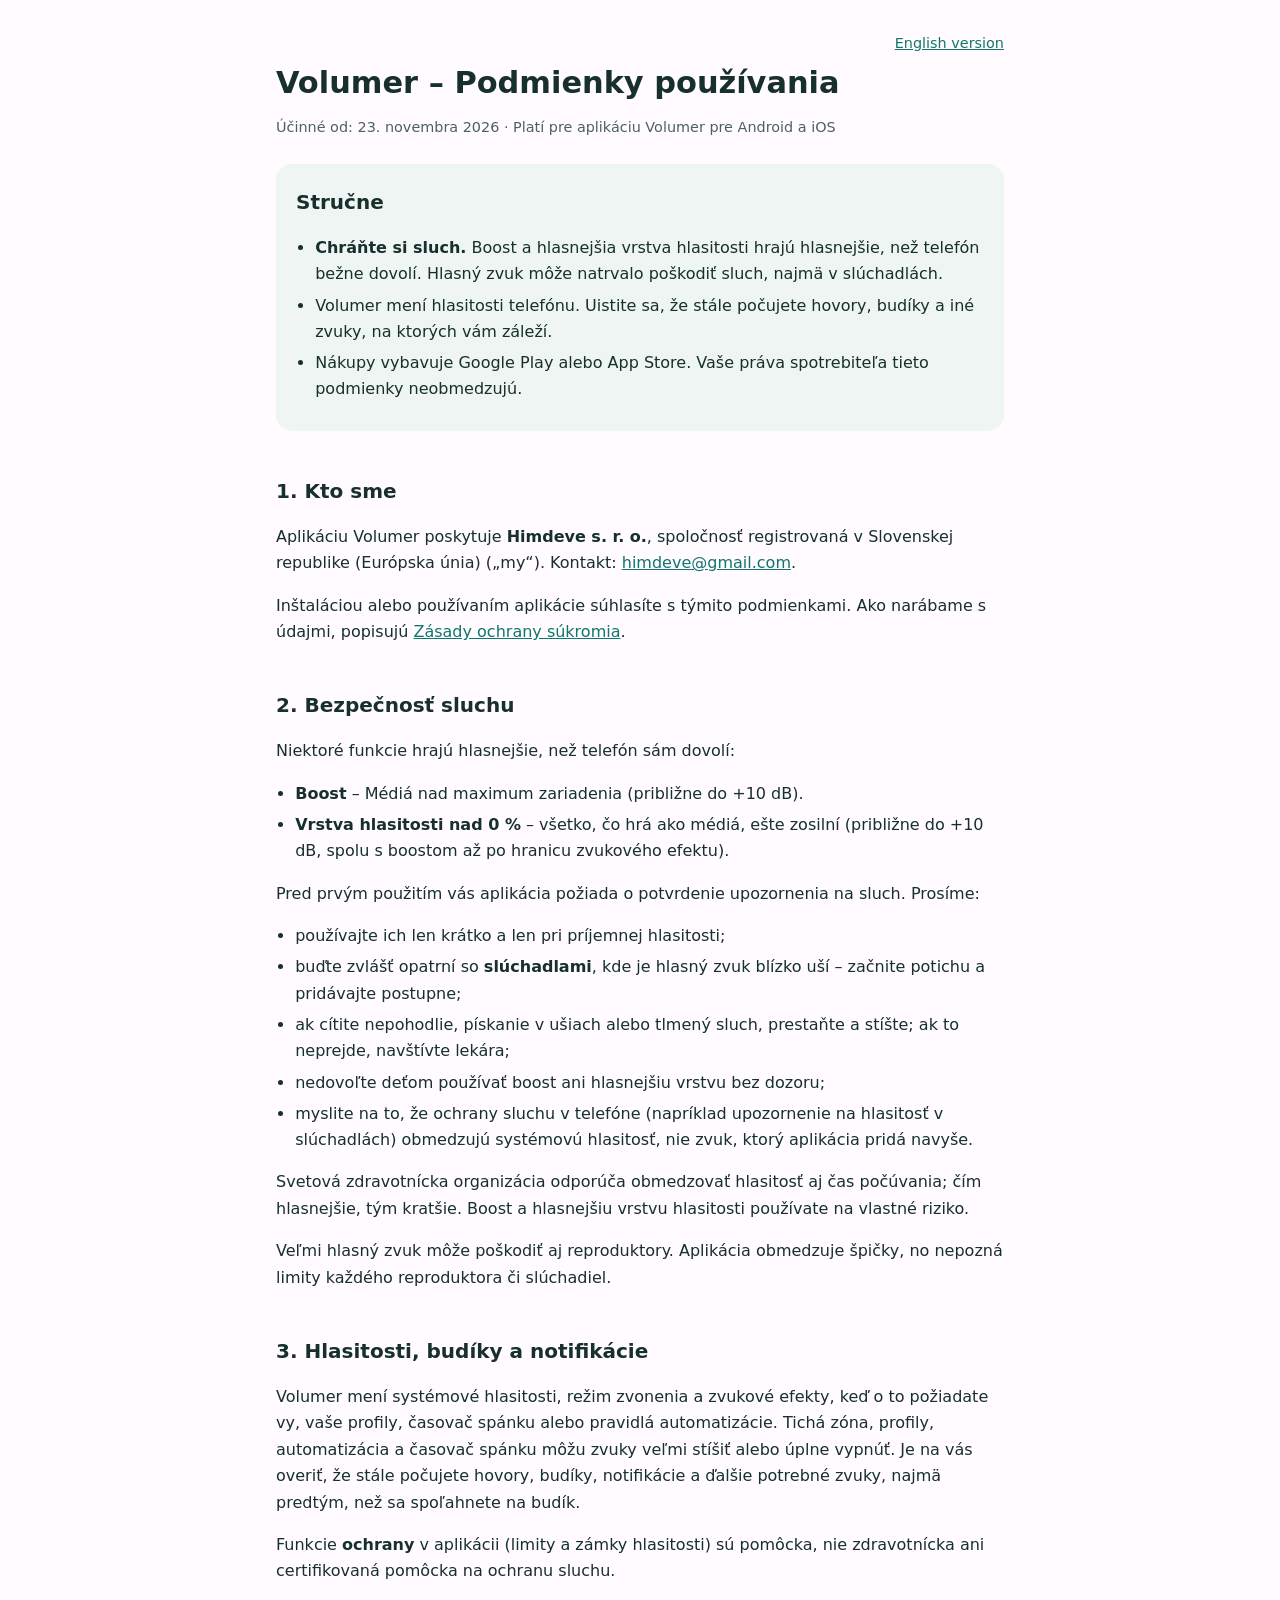
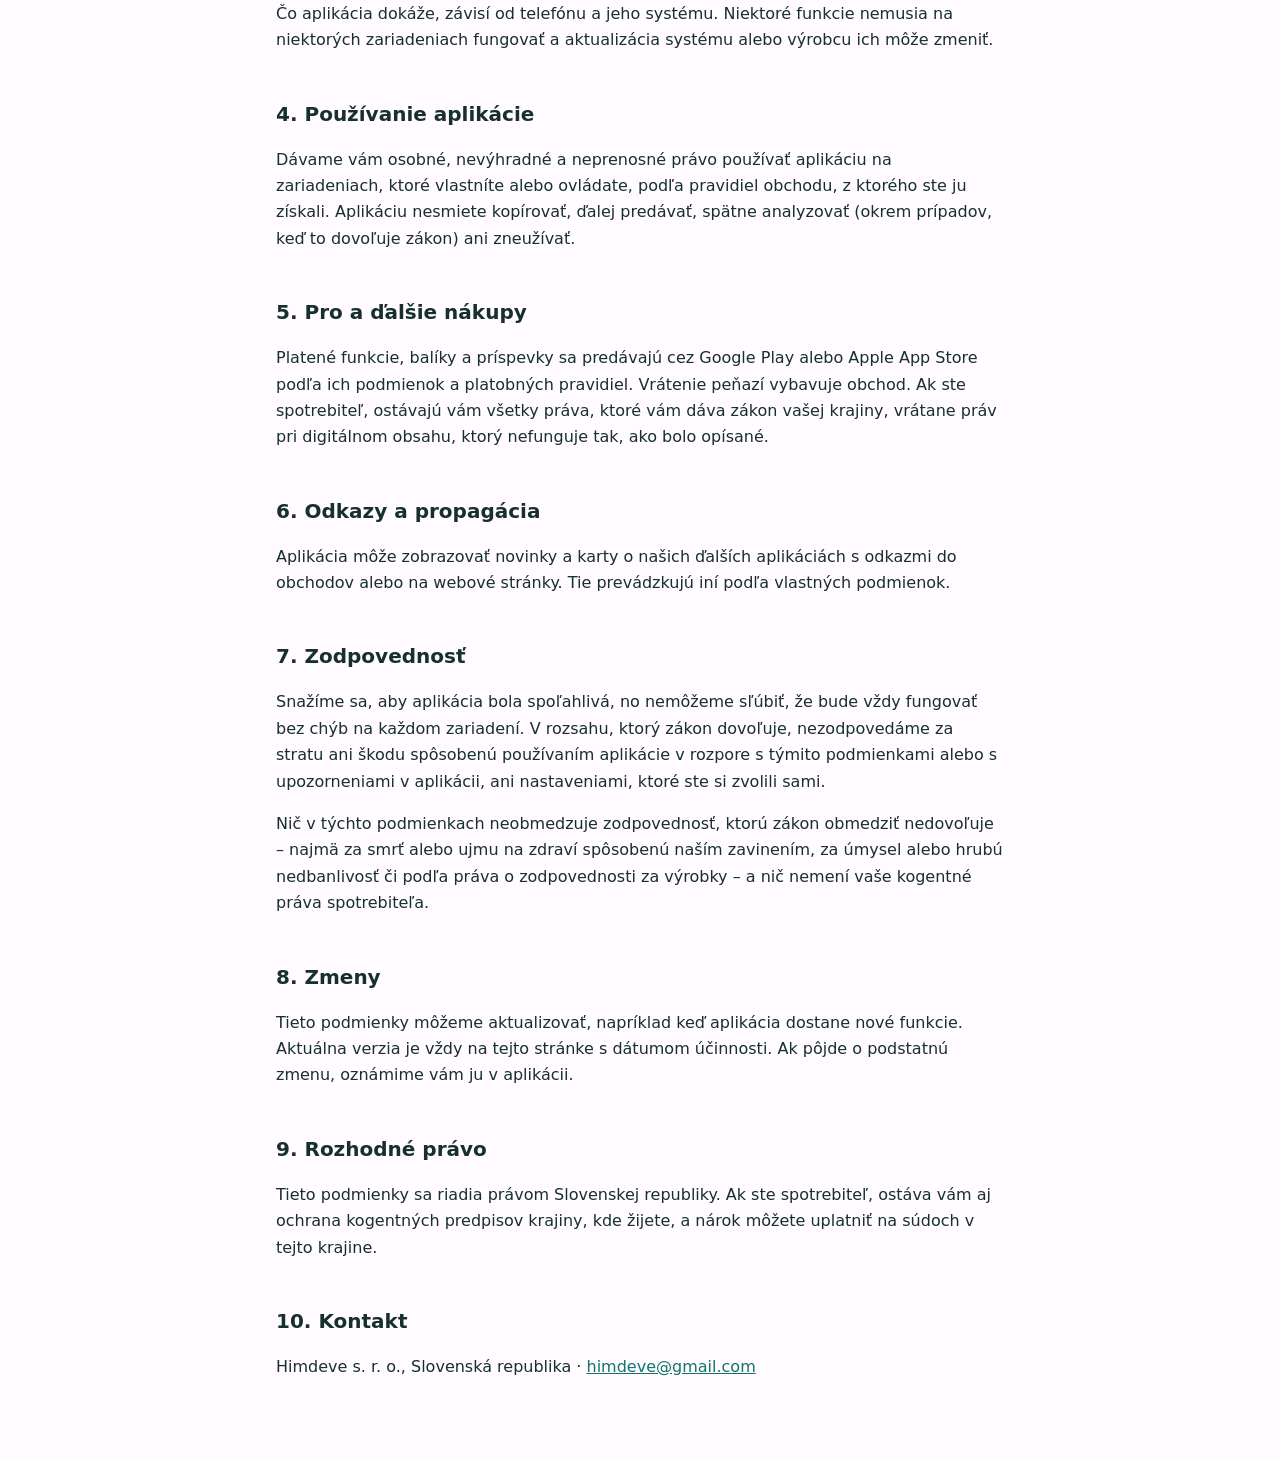
<file: volumer/terms-sk/index.html>
<!doctype html>
<html lang="sk">
<head>
<meta charset="utf-8">
<meta name="viewport" content="width=device-width, initial-scale=1">
<title>Volumer – Podmienky používania</title>
<link rel="alternate" hreflang="en" href="../terms/">
<link rel="stylesheet" href="../../style.css">
<link rel="icon" href="../icon.png">
</head>
<body>
<main>
<p class="lang"><a href="../terms/">English version</a></p>
<h1>Volumer – Podmienky používania</h1>
<p class="meta">Účinné od: 23. novembra 2026 · Platí pre aplikáciu Volumer pre Android a iOS</p>

<section class="summary">
<h2>Stručne</h2>
<ul>
<li><strong>Chráňte si sluch.</strong> Boost a hlasnejšia vrstva hlasitosti hrajú hlasnejšie, než telefón bežne dovolí. Hlasný zvuk môže natrvalo poškodiť sluch, najmä v slúchadlách.</li>
<li>Volumer mení hlasitosti telefónu. Uistite sa, že stále počujete hovory, budíky a iné zvuky, na ktorých vám záleží.</li>
<li>Nákupy vybavuje Google Play alebo App Store. Vaše práva spotrebiteľa tieto podmienky neobmedzujú.</li>
</ul>
</section>

<h2 id="who">1. Kto sme</h2>
<p>Aplikáciu Volumer poskytuje <strong>Himdeve s. r. o.</strong>, spoločnosť registrovaná v Slovenskej republike (Európska únia) („my“). Kontakt: <a href="mailto:himdeve@gmail.com">himdeve@gmail.com</a>.</p>
<p>Inštaláciou alebo používaním aplikácie súhlasíte s týmito podmienkami. Ako narábame s údajmi, popisujú <a href="../privacy-sk/">Zásady ochrany súkromia</a>.</p>

<h2 id="hearing">2. Bezpečnosť sluchu</h2>
<p>Niektoré funkcie hrajú hlasnejšie, než telefón sám dovolí:</p>
<ul>
<li><strong>Boost</strong> – Médiá nad maximum zariadenia (približne do +10 dB).</li>
<li><strong>Vrstva hlasitosti nad 0 %</strong> – všetko, čo hrá ako médiá, ešte zosilní (približne do +10 dB, spolu s boostom až po hranicu zvukového efektu).</li>
</ul>
<p>Pred prvým použitím vás aplikácia požiada o potvrdenie upozornenia na sluch. Prosíme:</p>
<ul>
<li>používajte ich len krátko a len pri príjemnej hlasitosti;</li>
<li>buďte zvlášť opatrní so <strong>slúchadlami</strong>, kde je hlasný zvuk blízko uší – začnite potichu a pridávajte postupne;</li>
<li>ak cítite nepohodlie, pískanie v ušiach alebo tlmený sluch, prestaňte a stíšte; ak to neprejde, navštívte lekára;</li>
<li>nedovoľte deťom používať boost ani hlasnejšiu vrstvu bez dozoru;</li>
<li>myslite na to, že ochrany sluchu v telefóne (napríklad upozornenie na hlasitosť v slúchadlách) obmedzujú systémovú hlasitosť, nie zvuk, ktorý aplikácia pridá navyše.</li>
</ul>
<p>Svetová zdravotnícka organizácia odporúča obmedzovať hlasitosť aj čas počúvania; čím hlasnejšie, tým kratšie. Boost a hlasnejšiu vrstvu hlasitosti používate na vlastné riziko.</p>
<p>Veľmi hlasný zvuk môže poškodiť aj reproduktory. Aplikácia obmedzuje špičky, no nepozná limity každého reproduktora či slúchadiel.</p>

<h2 id="volume">3. Hlasitosti, budíky a notifikácie</h2>
<p>Volumer mení systémové hlasitosti, režim zvonenia a zvukové efekty, keď o to požiadate vy, vaše profily, časovač spánku alebo pravidlá automatizácie. Tichá zóna, profily, automatizácia a časovač spánku môžu zvuky veľmi stíšiť alebo úplne vypnúť. Je na vás overiť, že stále počujete hovory, budíky, notifikácie a ďalšie potrebné zvuky, najmä predtým, než sa spoľahnete na budík.</p>
<p>Funkcie <strong>ochrany</strong> v aplikácii (limity a zámky hlasitosti) sú pomôcka, nie zdravotnícka ani certifikovaná pomôcka na ochranu sluchu.</p>
<p>Čo aplikácia dokáže, závisí od telefónu a jeho systému. Niektoré funkcie nemusia na niektorých zariadeniach fungovať a aktualizácia systému alebo výrobcu ich môže zmeniť.</p>

<h2 id="licence">4. Používanie aplikácie</h2>
<p>Dávame vám osobné, nevýhradné a neprenosné právo používať aplikáciu na zariadeniach, ktoré vlastníte alebo ovládate, podľa pravidiel obchodu, z ktorého ste ju získali. Aplikáciu nesmiete kopírovať, ďalej predávať, spätne analyzovať (okrem prípadov, keď to dovoľuje zákon) ani zneužívať.</p>

<h2 id="purchases">5. Pro a ďalšie nákupy</h2>
<p>Platené funkcie, balíky a príspevky sa predávajú cez Google Play alebo Apple App Store podľa ich podmienok a platobných pravidiel. Vrátenie peňazí vybavuje obchod. Ak ste spotrebiteľ, ostávajú vám všetky práva, ktoré vám dáva zákon vašej krajiny, vrátane práv pri digitálnom obsahu, ktorý nefunguje tak, ako bolo opísané.</p>

<h2 id="third-party">6. Odkazy a propagácia</h2>
<p>Aplikácia môže zobrazovať novinky a karty o našich ďalších aplikáciách s odkazmi do obchodov alebo na webové stránky. Tie prevádzkujú iní podľa vlastných podmienok.</p>

<h2 id="liability">7. Zodpovednosť</h2>
<p>Snažíme sa, aby aplikácia bola spoľahlivá, no nemôžeme sľúbiť, že bude vždy fungovať bez chýb na každom zariadení. V rozsahu, ktorý zákon dovoľuje, nezodpovedáme za stratu ani škodu spôsobenú používaním aplikácie v rozpore s týmito podmienkami alebo s upozorneniami v aplikácii, ani nastaveniami, ktoré ste si zvolili sami.</p>
<p>Nič v týchto podmienkach neobmedzuje zodpovednosť, ktorú zákon obmedziť nedovoľuje – najmä za smrť alebo ujmu na zdraví spôsobenú naším zavinením, za úmysel alebo hrubú nedbanlivosť či podľa práva o zodpovednosti za výrobky – a nič nemení vaše kogentné práva spotrebiteľa.</p>

<h2 id="changes">8. Zmeny</h2>
<p>Tieto podmienky môžeme aktualizovať, napríklad keď aplikácia dostane nové funkcie. Aktuálna verzia je vždy na tejto stránke s dátumom účinnosti. Ak pôjde o podstatnú zmenu, oznámime vám ju v aplikácii.</p>

<h2 id="law">9. Rozhodné právo</h2>
<p>Tieto podmienky sa riadia právom Slovenskej republiky. Ak ste spotrebiteľ, ostáva vám aj ochrana kogentných predpisov krajiny, kde žijete, a nárok môžete uplatniť na súdoch v tejto krajine.</p>

<h2 id="contact">10. Kontakt</h2>
<p>Himdeve s. r. o., Slovenská republika · <a href="mailto:himdeve@gmail.com">himdeve@gmail.com</a></p>
</main>
</body>
</html>
</file>
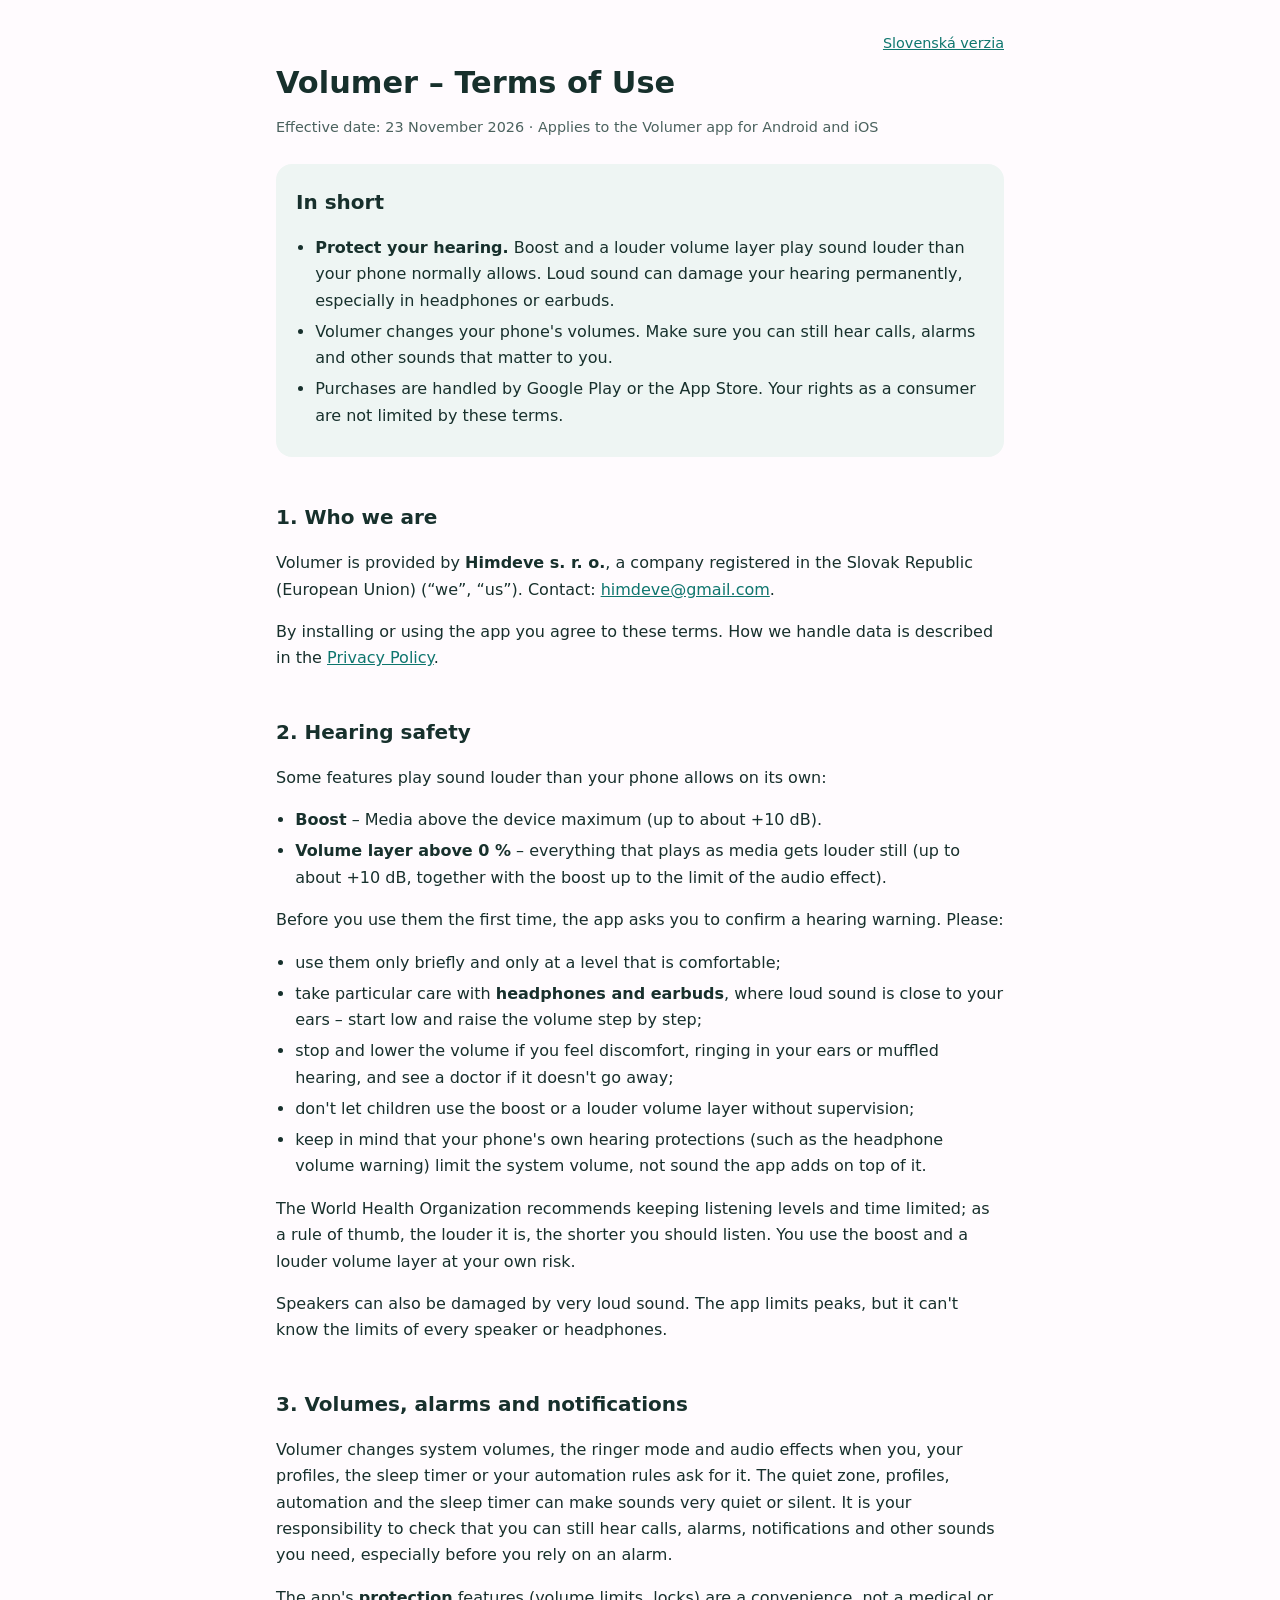
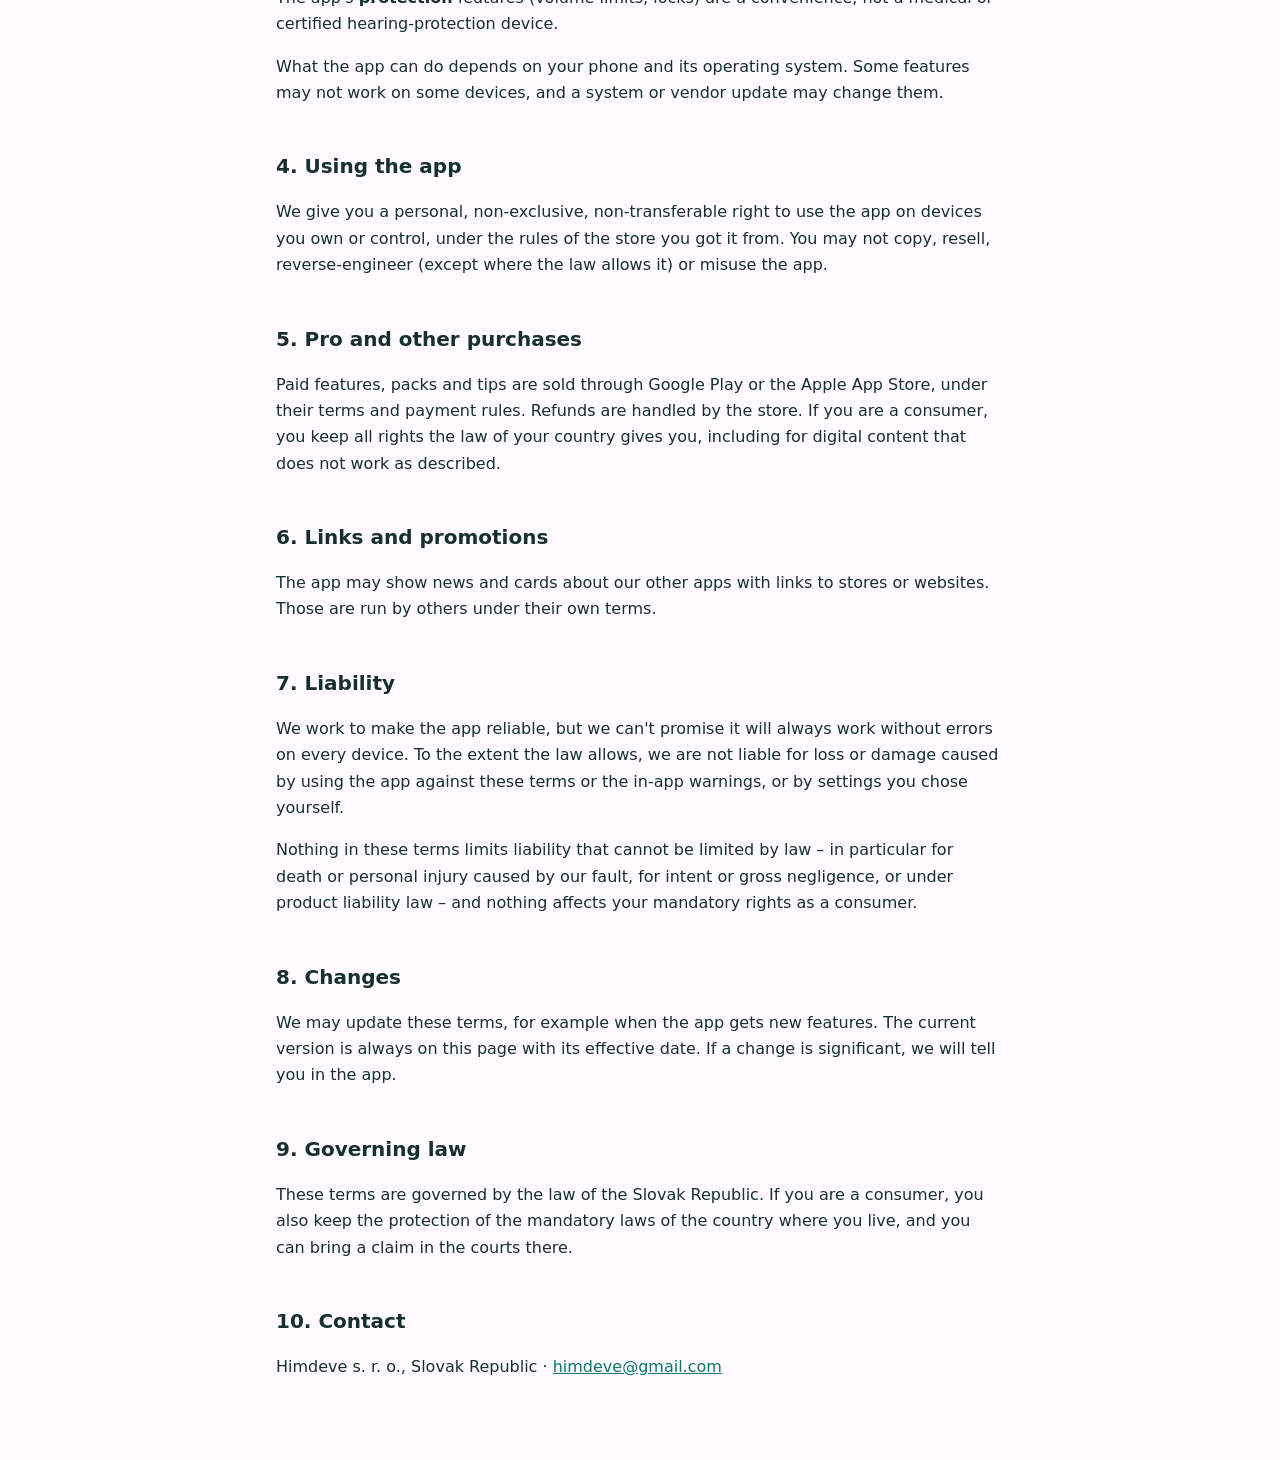
<file: volumer/terms/index.html>
<!doctype html>
<html lang="en">
<head>
<meta charset="utf-8">
<meta name="viewport" content="width=device-width, initial-scale=1">
<title>Volumer – Terms of Use</title>
<link rel="alternate" hreflang="sk" href="../terms-sk/">
<link rel="stylesheet" href="../../style.css">
<link rel="icon" href="../icon.png">
</head>
<body>
<main>
<p class="lang"><a href="../terms-sk/">Slovenská verzia</a></p>
<h1>Volumer – Terms of Use</h1>
<p class="meta">Effective date: 23 November 2026 · Applies to the Volumer app for Android and iOS</p>

<section class="summary">
<h2>In short</h2>
<ul>
<li><strong>Protect your hearing.</strong> Boost and a louder volume layer play sound louder than your phone normally allows. Loud sound can damage your hearing permanently, especially in headphones or earbuds.</li>
<li>Volumer changes your phone's volumes. Make sure you can still hear calls, alarms and other sounds that matter to you.</li>
<li>Purchases are handled by Google Play or the App Store. Your rights as a consumer are not limited by these terms.</li>
</ul>
</section>

<h2 id="who">1. Who we are</h2>
<p>Volumer is provided by <strong>Himdeve s. r. o.</strong>, a company registered in the Slovak Republic (European Union) (“we”, “us”). Contact: <a href="mailto:himdeve@gmail.com">himdeve@gmail.com</a>.</p>
<p>By installing or using the app you agree to these terms. How we handle data is described in the <a href="../privacy/">Privacy Policy</a>.</p>

<h2 id="hearing">2. Hearing safety</h2>
<p>Some features play sound louder than your phone allows on its own:</p>
<ul>
<li><strong>Boost</strong> – Media above the device maximum (up to about +10 dB).</li>
<li><strong>Volume layer above 0 %</strong> – everything that plays as media gets louder still (up to about +10 dB, together with the boost up to the limit of the audio effect).</li>
</ul>
<p>Before you use them the first time, the app asks you to confirm a hearing warning. Please:</p>
<ul>
<li>use them only briefly and only at a level that is comfortable;</li>
<li>take particular care with <strong>headphones and earbuds</strong>, where loud sound is close to your ears – start low and raise the volume step by step;</li>
<li>stop and lower the volume if you feel discomfort, ringing in your ears or muffled hearing, and see a doctor if it doesn't go away;</li>
<li>don't let children use the boost or a louder volume layer without supervision;</li>
<li>keep in mind that your phone's own hearing protections (such as the headphone volume warning) limit the system volume, not sound the app adds on top of it.</li>
</ul>
<p>The World Health Organization recommends keeping listening levels and time limited; as a rule of thumb, the louder it is, the shorter you should listen. You use the boost and a louder volume layer at your own risk.</p>
<p>Speakers can also be damaged by very loud sound. The app limits peaks, but it can't know the limits of every speaker or headphones.</p>

<h2 id="volume">3. Volumes, alarms and notifications</h2>
<p>Volumer changes system volumes, the ringer mode and audio effects when you, your profiles, the sleep timer or your automation rules ask for it. The quiet zone, profiles, automation and the sleep timer can make sounds very quiet or silent. It is your responsibility to check that you can still hear calls, alarms, notifications and other sounds you need, especially before you rely on an alarm.</p>
<p>The app's <strong>protection</strong> features (volume limits, locks) are a convenience, not a medical or certified hearing-protection device.</p>
<p>What the app can do depends on your phone and its operating system. Some features may not work on some devices, and a system or vendor update may change them.</p>

<h2 id="licence">4. Using the app</h2>
<p>We give you a personal, non-exclusive, non-transferable right to use the app on devices you own or control, under the rules of the store you got it from. You may not copy, resell, reverse-engineer (except where the law allows it) or misuse the app.</p>

<h2 id="purchases">5. Pro and other purchases</h2>
<p>Paid features, packs and tips are sold through Google Play or the Apple App Store, under their terms and payment rules. Refunds are handled by the store. If you are a consumer, you keep all rights the law of your country gives you, including for digital content that does not work as described.</p>

<h2 id="third-party">6. Links and promotions</h2>
<p>The app may show news and cards about our other apps with links to stores or websites. Those are run by others under their own terms.</p>

<h2 id="liability">7. Liability</h2>
<p>We work to make the app reliable, but we can't promise it will always work without errors on every device. To the extent the law allows, we are not liable for loss or damage caused by using the app against these terms or the in-app warnings, or by settings you chose yourself.</p>
<p>Nothing in these terms limits liability that cannot be limited by law – in particular for death or personal injury caused by our fault, for intent or gross negligence, or under product liability law – and nothing affects your mandatory rights as a consumer.</p>

<h2 id="changes">8. Changes</h2>
<p>We may update these terms, for example when the app gets new features. The current version is always on this page with its effective date. If a change is significant, we will tell you in the app.</p>

<h2 id="law">9. Governing law</h2>
<p>These terms are governed by the law of the Slovak Republic. If you are a consumer, you also keep the protection of the mandatory laws of the country where you live, and you can bring a claim in the courts there.</p>

<h2 id="contact">10. Contact</h2>
<p>Himdeve s. r. o., Slovak Republic · <a href="mailto:himdeve@gmail.com">himdeve@gmail.com</a></p>
</main>
</body>
</html>
</file>
<file: style.css>
:root {
  --bg: #fffbfe;
  --text: #17302c;
  --muted: #4b625e;
  --accent: #0f766e;
  --line: #d5e3e0;
  --card: #eef5f3;
  color-scheme: light dark;
}
@media (prefers-color-scheme: dark) {
  :root {
    --bg: #0b1220;
    --text: #dce8e5;
    --muted: #9fb3af;
    --accent: #5eead4;
    --line: #23343a;
    --card: #142027;
  }
}
* { box-sizing: border-box; }
body {
  margin: 0;
  background: var(--bg);
  color: var(--text);
  font: 16px/1.65 system-ui, -apple-system, "Segoe UI", Roboto, sans-serif;
}
main { max-width: 760px; margin: 0 auto; padding: 32px 16px 64px; }
h1 { font-size: 1.9rem; line-height: 1.25; margin: 0 0 4px; }
h2 { font-size: 1.25rem; margin: 2.2em 0 0.5em; }
h3 { font-size: 1.05rem; margin: 1.6em 0 0.4em; }
a { color: var(--accent); }
.meta, .lang { color: var(--muted); font-size: 0.9rem; }
.lang { text-align: right; margin: 0 0 8px; }
.summary { background: var(--card); border-radius: 16px; padding: 4px 20px 12px; margin-top: 24px; }
.summary h2 { margin-top: 0.9em; }
table { width: 100%; border-collapse: collapse; margin: 12px 0; font-size: 0.95rem; }
th, td { text-align: left; vertical-align: top; padding: 8px 10px 8px 0; border-bottom: 1px solid var(--line); }
th { color: var(--muted); font-weight: 600; }
ul { padding-left: 1.2em; }
li { margin: 0.3em 0; }
.app { display: flex; gap: 16px; align-items: center; margin: 24px 0; }
.app img { width: 72px; height: 72px; border-radius: 18px; }
</file>
